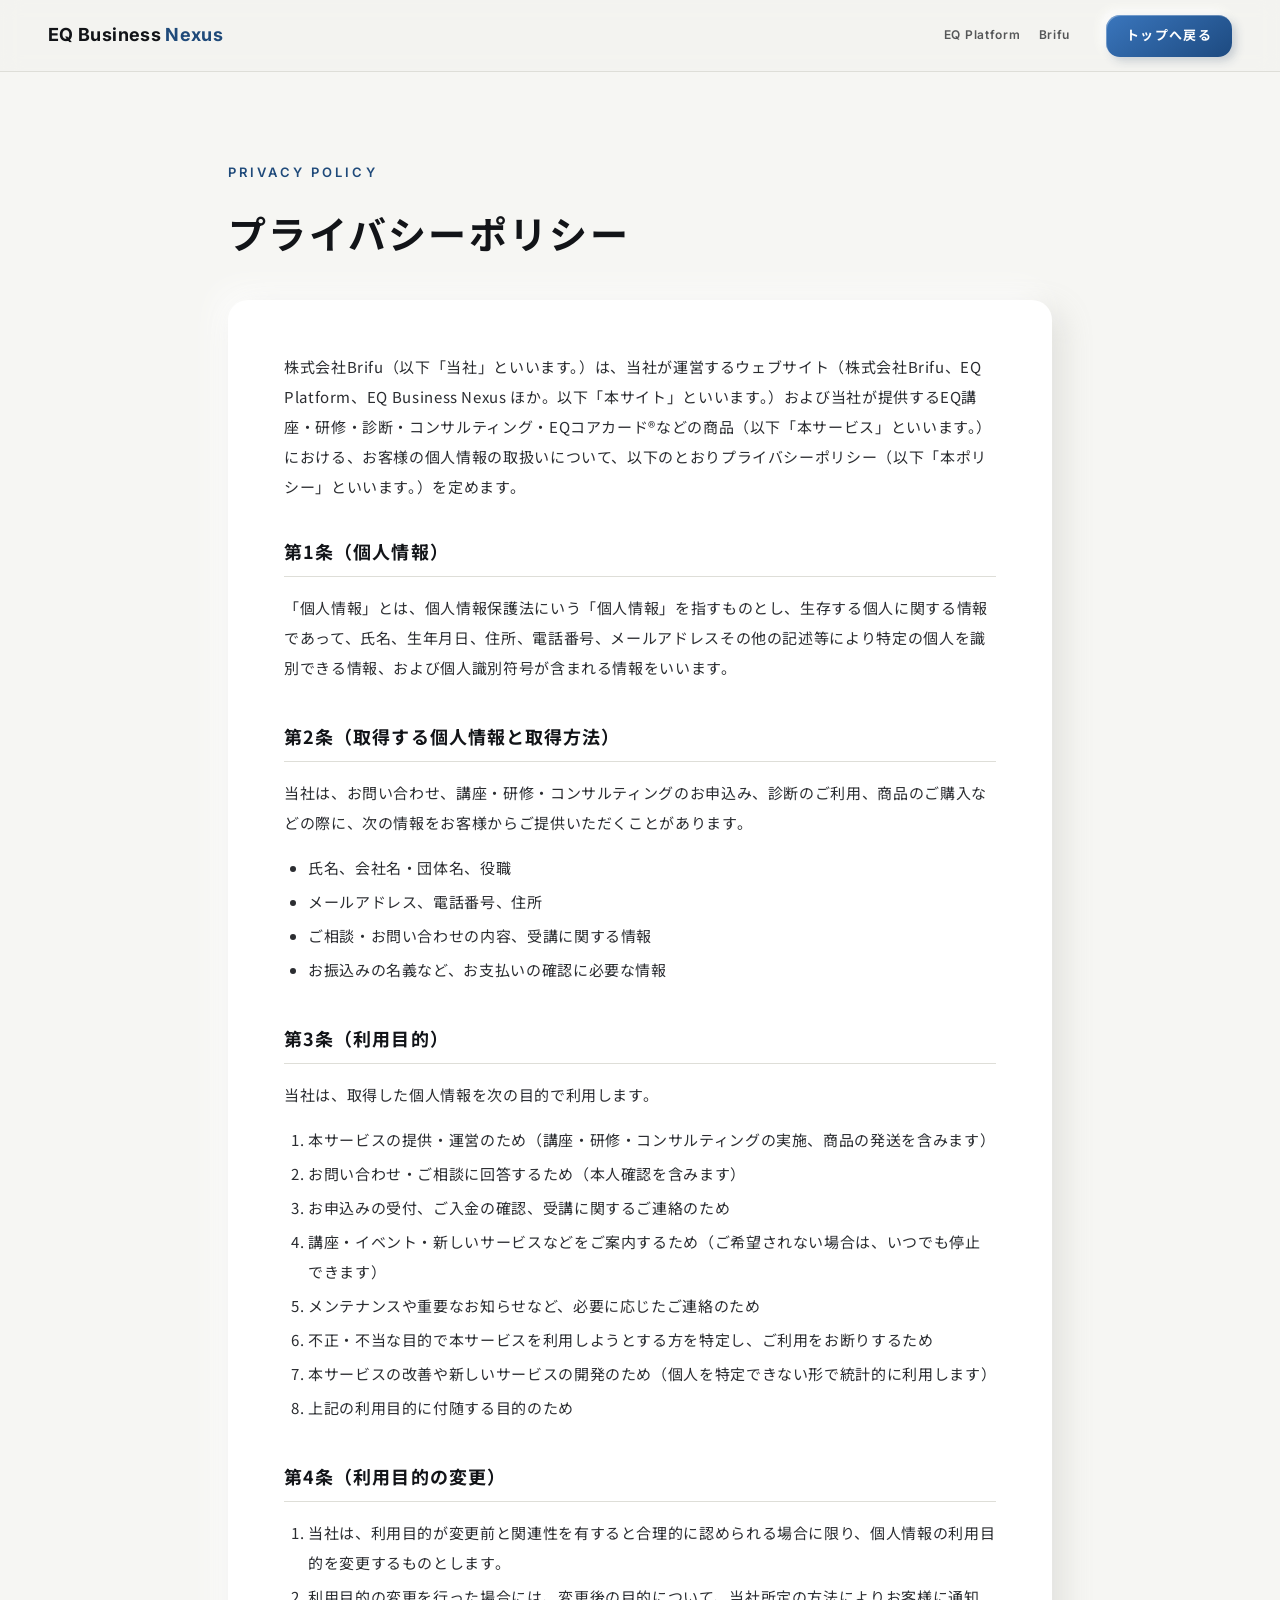
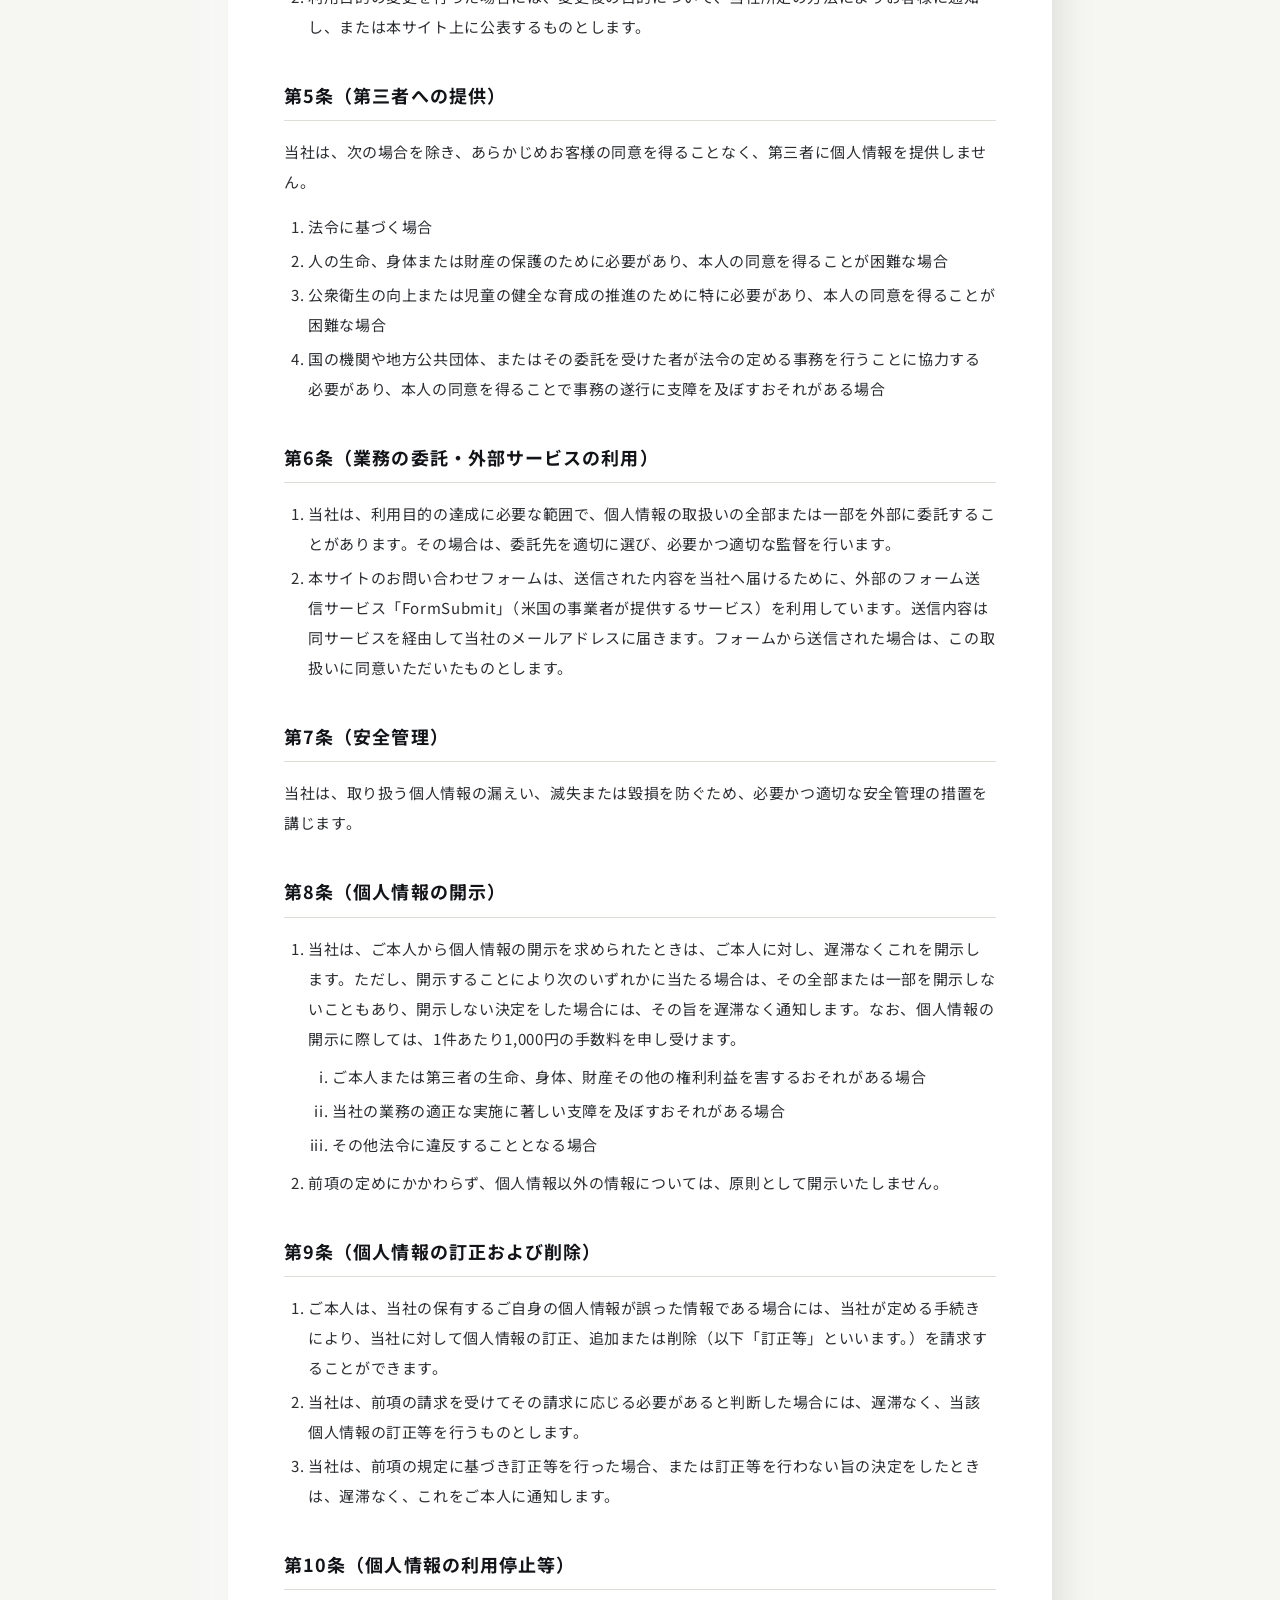
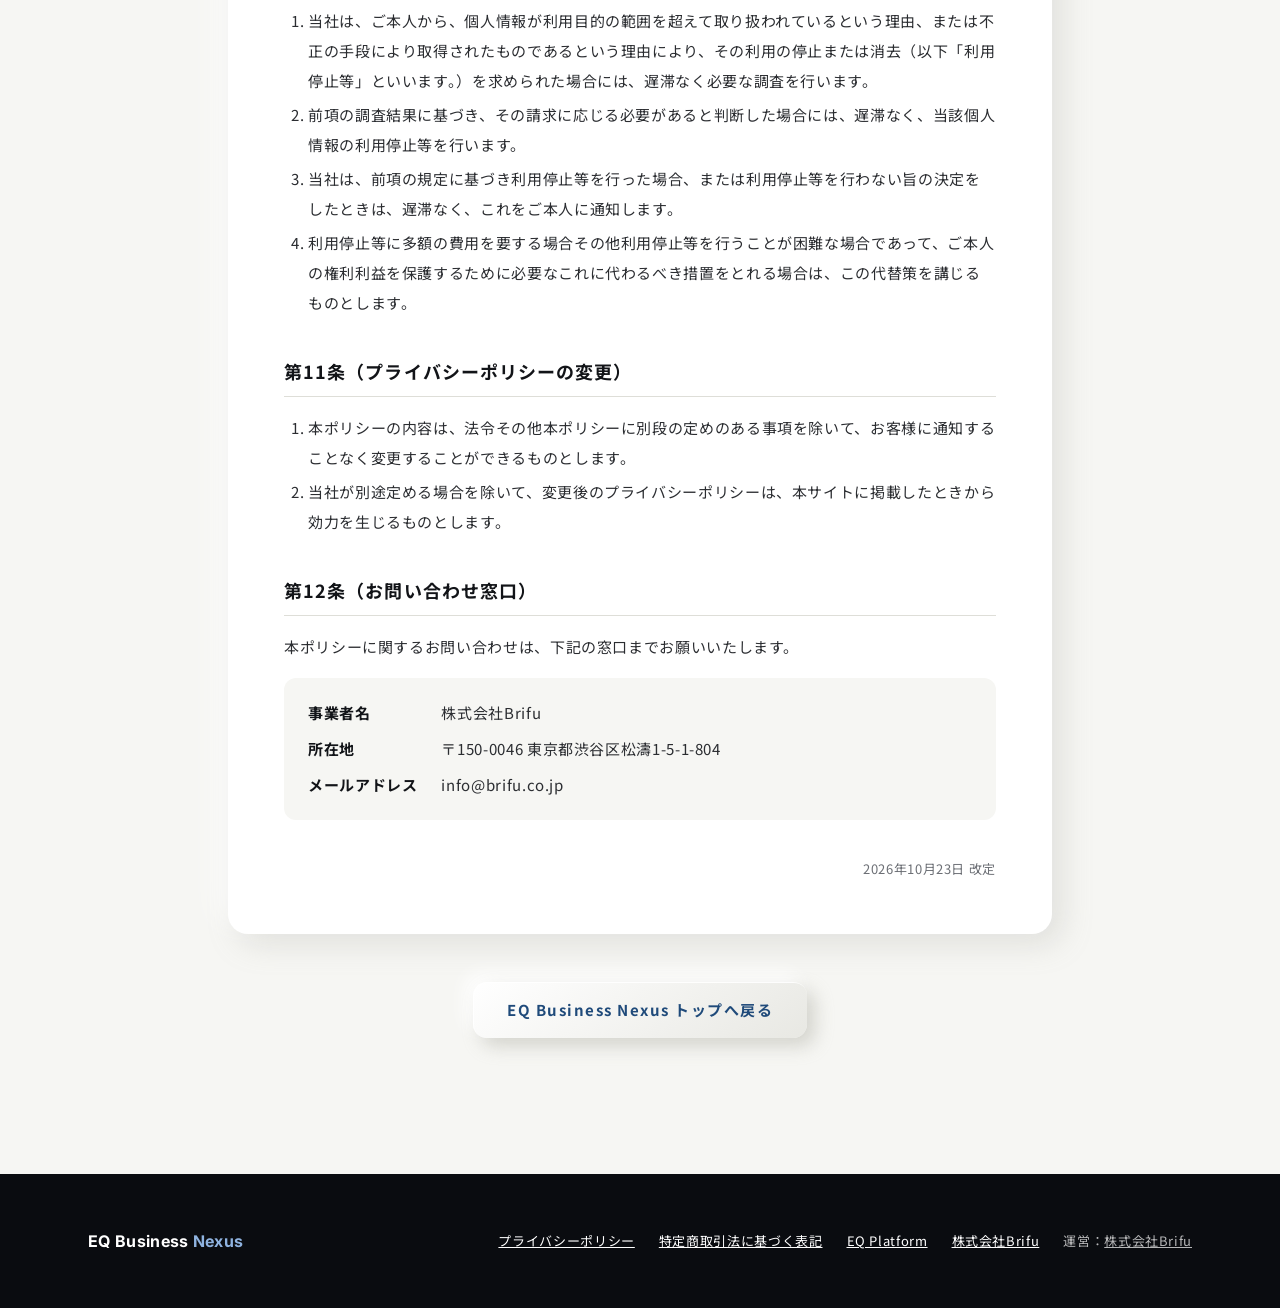
<file: privacy.html>
<!doctype html>
<html lang="ja">
<head>
<meta charset="utf-8">
<meta name="viewport" content="width=device-width, initial-scale=1">
<title>プライバシーポリシー｜EQ Business Nexus（株式会社Brifu）</title>
<meta name="description" content="株式会社Brifu（EQ Business Nexus）のプライバシーポリシー。個人情報の取得・利用目的・管理についてご説明します。">
<link rel="preconnect" href="https://fonts.googleapis.com">
<link rel="preconnect" href="https://fonts.gstatic.com" crossorigin>
<link href="https://fonts.googleapis.com/css2?family=Inter:wght@400;500;600;700;800&family=Noto+Sans+JP:wght@400;500;700&display=swap" rel="stylesheet">
<link rel="stylesheet" href="css/style.css">
</head>
<body class="legal-page theme-light">

<header class="site-header is-solid legal-header">
  <div class="header-inner">
    <a class="logo" href="index.html">EQ Business <span>Nexus</span></a>
    <nav class="ext-nav" aria-label="関連サイト">
      <a href="https://abiertoworks-boop.github.io/eq-platform/" target="_blank" rel="noopener">EQ Platform</a>
      <a href="https://abiertoworks-boop.github.io/brifu-site/" target="_blank" rel="noopener">Brifu</a>
    </nav>
    <a class="btn btn-primary btn-sm" href="index.html">トップへ戻る</a>
  </div>
</header>

<main class="legal-main" data-theme="light">
  <div class="wrap legal-wrap">
    <p class="label">Privacy Policy</p>
    <h1 class="legal-title">プライバシーポリシー</h1>
      <div class="legal">
        <p class="legal-lead">株式会社Brifu（以下「当社」といいます。）は、当社が運営するウェブサイト（株式会社Brifu、EQ Platform、EQ Business Nexus ほか。以下「本サイト」といいます。）および当社が提供するEQ講座・研修・診断・コンサルティング・EQコアカード®などの商品（以下「本サービス」といいます。）における、お客様の個人情報の取扱いについて、以下のとおりプライバシーポリシー（以下「本ポリシー」といいます。）を定めます。</p>

        <section class="legal-sec">
          <h2>第1条（個人情報）</h2>
          <p>「個人情報」とは、個人情報保護法にいう「個人情報」を指すものとし、生存する個人に関する情報であって、氏名、生年月日、住所、電話番号、メールアドレスその他の記述等により特定の個人を識別できる情報、および個人識別符号が含まれる情報をいいます。</p>
        </section>

        <section class="legal-sec">
          <h2>第2条（取得する個人情報と取得方法）</h2>
          <p>当社は、お問い合わせ、講座・研修・コンサルティングのお申込み、診断のご利用、商品のご購入などの際に、次の情報をお客様からご提供いただくことがあります。</p>
          <ul>
            <li>氏名、会社名・団体名、役職</li>
            <li>メールアドレス、電話番号、住所</li>
            <li>ご相談・お問い合わせの内容、受講に関する情報</li>
            <li>お振込みの名義など、お支払いの確認に必要な情報</li>
          </ul>
        </section>

        <section class="legal-sec">
          <h2>第3条（利用目的）</h2>
          <p>当社は、取得した個人情報を次の目的で利用します。</p>
          <ol>
            <li>本サービスの提供・運営のため（講座・研修・コンサルティングの実施、商品の発送を含みます）</li>
            <li>お問い合わせ・ご相談に回答するため（本人確認を含みます）</li>
            <li>お申込みの受付、ご入金の確認、受講に関するご連絡のため</li>
            <li>講座・イベント・新しいサービスなどをご案内するため（ご希望されない場合は、いつでも停止できます）</li>
            <li>メンテナンスや重要なお知らせなど、必要に応じたご連絡のため</li>
            <li>不正・不当な目的で本サービスを利用しようとする方を特定し、ご利用をお断りするため</li>
            <li>本サービスの改善や新しいサービスの開発のため（個人を特定できない形で統計的に利用します）</li>
            <li>上記の利用目的に付随する目的のため</li>
          </ol>
        </section>

        <section class="legal-sec">
          <h2>第4条（利用目的の変更）</h2>
          <ol>
            <li>当社は、利用目的が変更前と関連性を有すると合理的に認められる場合に限り、個人情報の利用目的を変更するものとします。</li>
            <li>利用目的の変更を行った場合には、変更後の目的について、当社所定の方法によりお客様に通知し、または本サイト上に公表するものとします。</li>
          </ol>
        </section>

        <section class="legal-sec">
          <h2>第5条（第三者への提供）</h2>
          <p>当社は、次の場合を除き、あらかじめお客様の同意を得ることなく、第三者に個人情報を提供しません。</p>
          <ol>
            <li>法令に基づく場合</li>
            <li>人の生命、身体または財産の保護のために必要があり、本人の同意を得ることが困難な場合</li>
            <li>公衆衛生の向上または児童の健全な育成の推進のために特に必要があり、本人の同意を得ることが困難な場合</li>
            <li>国の機関や地方公共団体、またはその委託を受けた者が法令の定める事務を行うことに協力する必要があり、本人の同意を得ることで事務の遂行に支障を及ぼすおそれがある場合</li>
          </ol>
        </section>

        <section class="legal-sec">
          <h2>第6条（業務の委託・外部サービスの利用）</h2>
          <ol>
            <li>当社は、利用目的の達成に必要な範囲で、個人情報の取扱いの全部または一部を外部に委託することがあります。その場合は、委託先を適切に選び、必要かつ適切な監督を行います。</li>
            <li>本サイトのお問い合わせフォームは、送信された内容を当社へ届けるために、外部のフォーム送信サービス「FormSubmit」（米国の事業者が提供するサービス）を利用しています。送信内容は同サービスを経由して当社のメールアドレスに届きます。フォームから送信された場合は、この取扱いに同意いただいたものとします。</li>
          </ol>
        </section>

        <section class="legal-sec">
          <h2>第7条（安全管理）</h2>
          <p>当社は、取り扱う個人情報の漏えい、滅失または毀損を防ぐため、必要かつ適切な安全管理の措置を講じます。</p>
        </section>

        <section class="legal-sec">
          <h2>第8条（個人情報の開示）</h2>
          <ol>
            <li>当社は、ご本人から個人情報の開示を求められたときは、ご本人に対し、遅滞なくこれを開示します。ただし、開示することにより次のいずれかに当たる場合は、その全部または一部を開示しないこともあり、開示しない決定をした場合には、その旨を遅滞なく通知します。なお、個人情報の開示に際しては、1件あたり1,000円の手数料を申し受けます。
              <ol>
                <li>ご本人または第三者の生命、身体、財産その他の権利利益を害するおそれがある場合</li>
                <li>当社の業務の適正な実施に著しい支障を及ぼすおそれがある場合</li>
                <li>その他法令に違反することとなる場合</li>
              </ol>
            </li>
            <li>前項の定めにかかわらず、個人情報以外の情報については、原則として開示いたしません。</li>
          </ol>
        </section>

        <section class="legal-sec">
          <h2>第9条（個人情報の訂正および削除）</h2>
          <ol>
            <li>ご本人は、当社の保有するご自身の個人情報が誤った情報である場合には、当社が定める手続きにより、当社に対して個人情報の訂正、追加または削除（以下「訂正等」といいます。）を請求することができます。</li>
            <li>当社は、前項の請求を受けてその請求に応じる必要があると判断した場合には、遅滞なく、当該個人情報の訂正等を行うものとします。</li>
            <li>当社は、前項の規定に基づき訂正等を行った場合、または訂正等を行わない旨の決定をしたときは、遅滞なく、これをご本人に通知します。</li>
          </ol>
        </section>

        <section class="legal-sec">
          <h2>第10条（個人情報の利用停止等）</h2>
          <ol>
            <li>当社は、ご本人から、個人情報が利用目的の範囲を超えて取り扱われているという理由、または不正の手段により取得されたものであるという理由により、その利用の停止または消去（以下「利用停止等」といいます。）を求められた場合には、遅滞なく必要な調査を行います。</li>
            <li>前項の調査結果に基づき、その請求に応じる必要があると判断した場合には、遅滞なく、当該個人情報の利用停止等を行います。</li>
            <li>当社は、前項の規定に基づき利用停止等を行った場合、または利用停止等を行わない旨の決定をしたときは、遅滞なく、これをご本人に通知します。</li>
            <li>利用停止等に多額の費用を要する場合その他利用停止等を行うことが困難な場合であって、ご本人の権利利益を保護するために必要なこれに代わるべき措置をとれる場合は、この代替策を講じるものとします。</li>
          </ol>
        </section>

        <section class="legal-sec">
          <h2>第11条（プライバシーポリシーの変更）</h2>
          <ol>
            <li>本ポリシーの内容は、法令その他本ポリシーに別段の定めのある事項を除いて、お客様に通知することなく変更することができるものとします。</li>
            <li>当社が別途定める場合を除いて、変更後のプライバシーポリシーは、本サイトに掲載したときから効力を生じるものとします。</li>
          </ol>
        </section>

        <section class="legal-sec">
          <h2>第12条（お問い合わせ窓口）</h2>
          <p>本ポリシーに関するお問い合わせは、下記の窓口までお願いいたします。</p>
          <dl class="legal-contact">
            <dt>事業者名</dt><dd>株式会社Brifu</dd>
            <dt>所在地</dt><dd>〒150-0046 東京都渋谷区松濤1-5-1-804</dd>
            <dt>メールアドレス</dt><dd>info@brifu.co.jp</dd>
          </dl>
        </section>

        <p class="legal-date">2026年10月23日 改定</p>
      </div>
    <p class="legal-back"><a class="btn btn-outline" href="index.html">EQ Business Nexus トップへ戻る</a></p>
  </div>
</main>

<footer class="site-footer" data-theme="dark">
  <div class="wrap footer-inner">
    <p class="logo">EQ Business <span>Nexus</span></p>
    <ul class="footer-links">
      <li><a href="privacy.html">プライバシーポリシー</a></li>
      <li><a href="tokushoho.html">特定商取引法に基づく表記</a></li>
      <li><a href="https://abiertoworks-boop.github.io/eq-platform/" target="_blank" rel="noopener">EQ Platform</a></li>
      <li><a href="https://abiertoworks-boop.github.io/brifu-site/" target="_blank" rel="noopener">株式会社Brifu</a></li>
    </ul>
    <p class="copy">運営：<a href="https://abiertoworks-boop.github.io/brifu-site/" target="_blank" rel="noopener">株式会社Brifu</a></p>
  </div>
</footer>

</body>
</html>
</file>
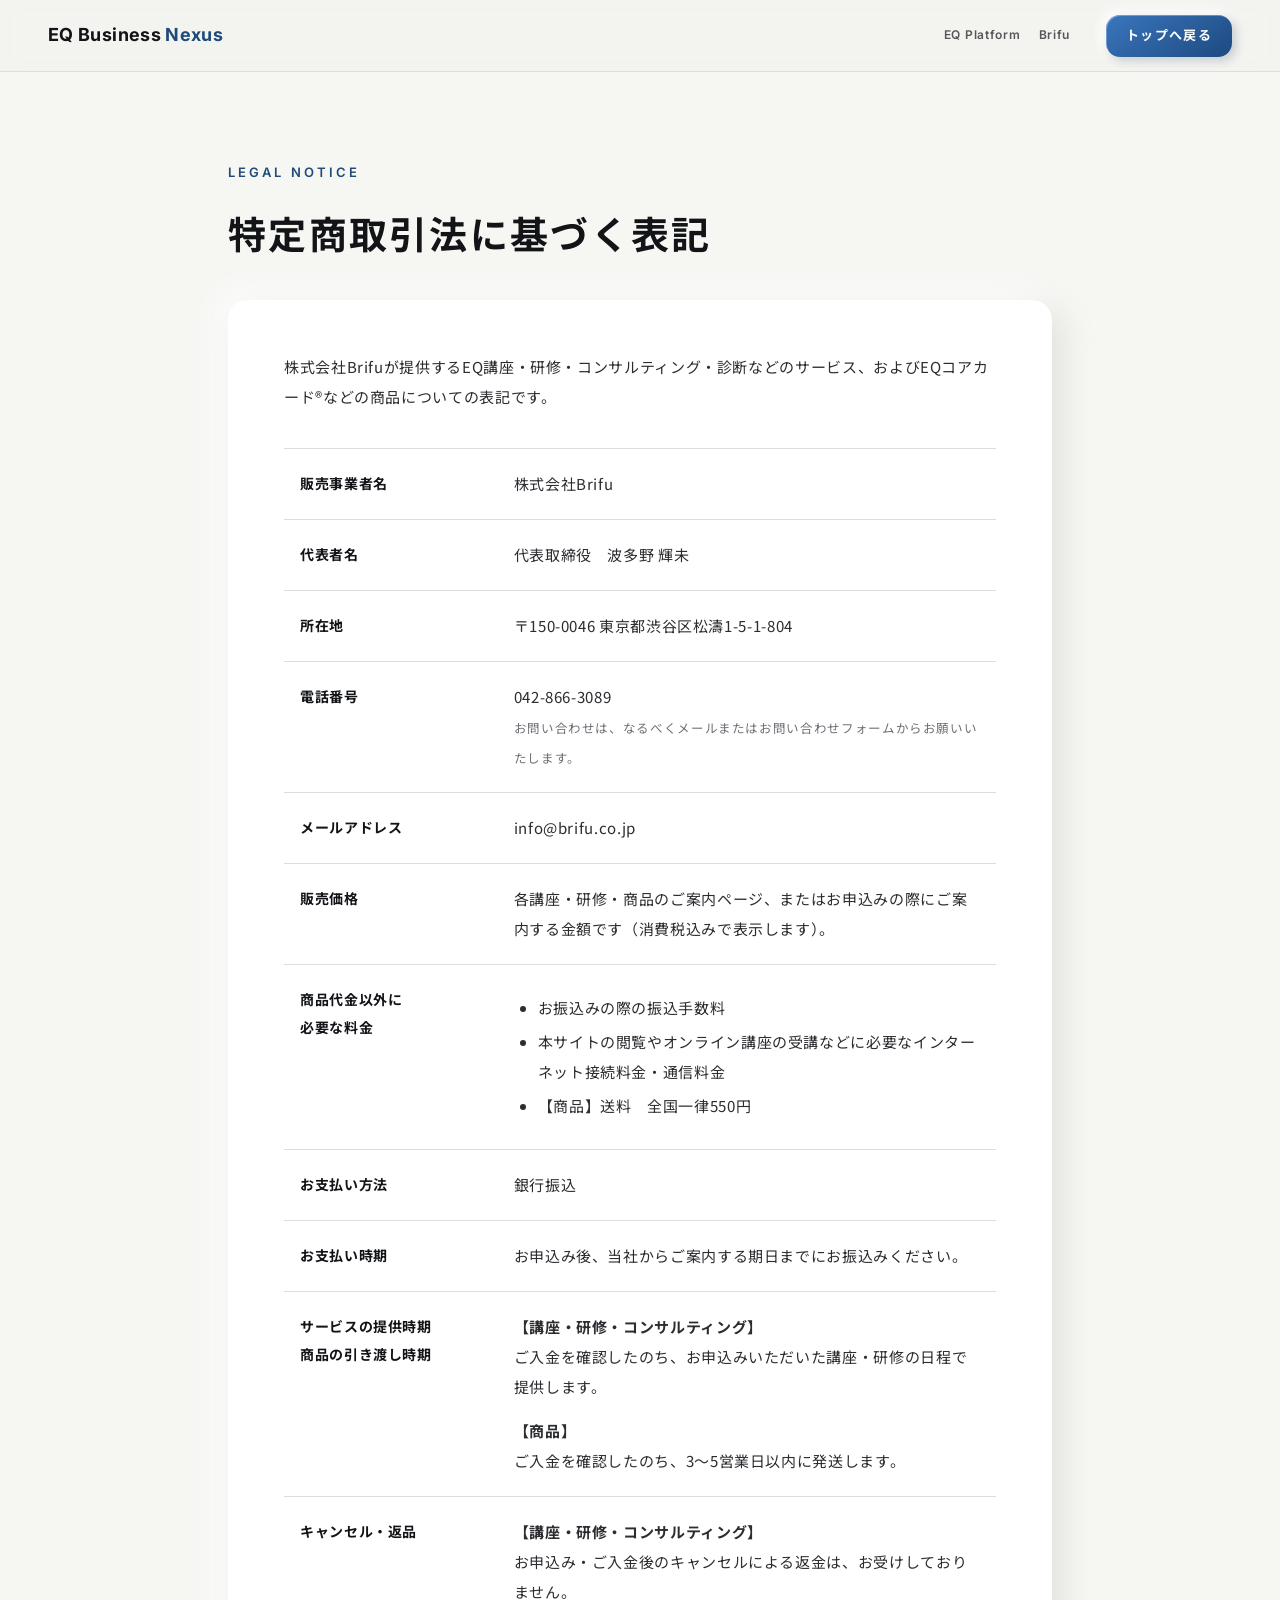
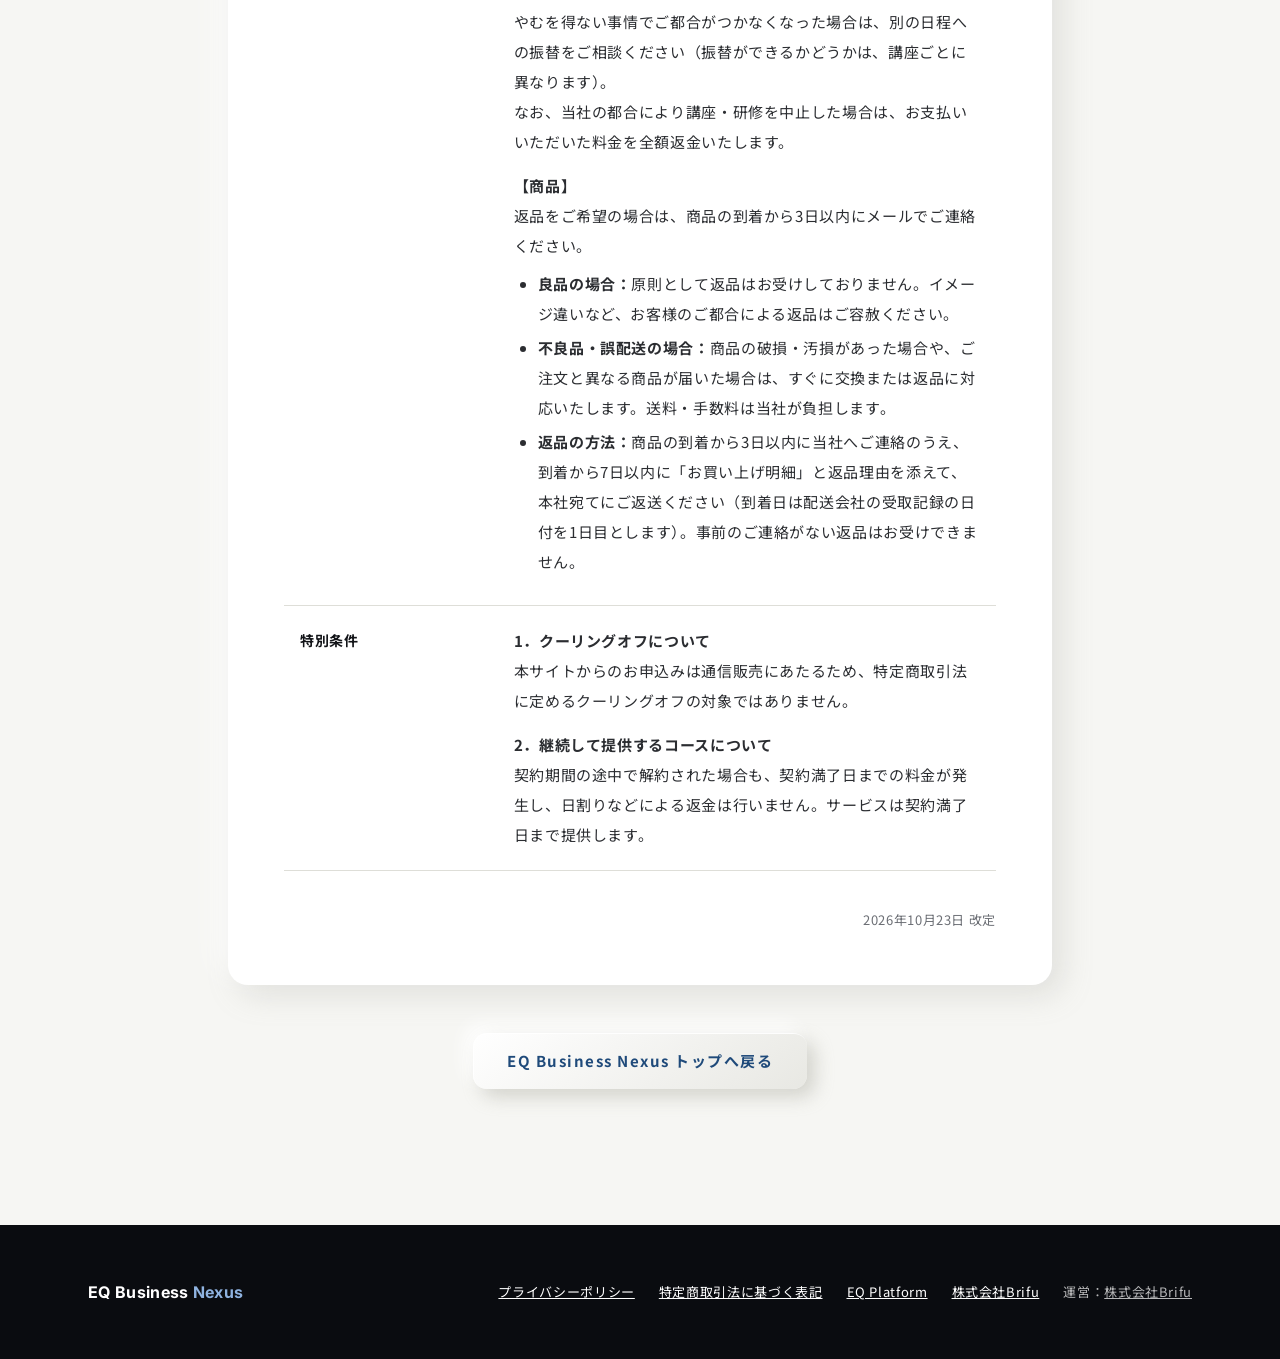
<file: tokushoho.html>
<!doctype html>
<html lang="ja">
<head>
<meta charset="utf-8">
<meta name="viewport" content="width=device-width, initial-scale=1">
<title>特定商取引法に基づく表記｜EQ Business Nexus（株式会社Brifu）</title>
<meta name="description" content="株式会社Brifu（EQ Business Nexus）の特定商取引法に基づく表記。販売価格、お支払い方法、キャンセル・返品についてご案内します。">
<link rel="preconnect" href="https://fonts.googleapis.com">
<link rel="preconnect" href="https://fonts.gstatic.com" crossorigin>
<link href="https://fonts.googleapis.com/css2?family=Inter:wght@400;500;600;700;800&family=Noto+Sans+JP:wght@400;500;700&display=swap" rel="stylesheet">
<link rel="stylesheet" href="css/style.css">
</head>
<body class="legal-page theme-light">

<header class="site-header is-solid legal-header">
  <div class="header-inner">
    <a class="logo" href="index.html">EQ Business <span>Nexus</span></a>
    <nav class="ext-nav" aria-label="関連サイト">
      <a href="https://abiertoworks-boop.github.io/eq-platform/" target="_blank" rel="noopener">EQ Platform</a>
      <a href="https://abiertoworks-boop.github.io/brifu-site/" target="_blank" rel="noopener">Brifu</a>
    </nav>
    <a class="btn btn-primary btn-sm" href="index.html">トップへ戻る</a>
  </div>
</header>

<main class="legal-main" data-theme="light">
  <div class="wrap legal-wrap">
    <p class="label">Legal Notice</p>
    <h1 class="legal-title">特定商取引法に基づく表記</h1>
      <div class="legal">
        <p class="legal-lead">株式会社Brifuが提供するEQ講座・研修・コンサルティング・診断などのサービス、およびEQコアカード®などの商品についての表記です。</p>
        <table class="legal-table">
          <tbody>
            <tr><th>販売事業者名</th><td>株式会社Brifu</td></tr>
            <tr><th>代表者名</th><td>代表取締役　波多野 輝未</td></tr>
            <tr><th>所在地</th><td>〒150-0046 東京都渋谷区松濤1-5-1-804</td></tr>
            <tr><th>電話番号</th><td>042-866-3089<br><small>お問い合わせは、なるべくメールまたはお問い合わせフォームからお願いいたします。</small></td></tr>
            <tr><th>メールアドレス</th><td>info@brifu.co.jp</td></tr>
            <tr><th>販売価格</th><td>各講座・研修・商品のご案内ページ、またはお申込みの際にご案内する金額です（消費税込みで表示します）。</td></tr>
            <tr><th>商品代金以外に<br>必要な料金</th><td>
              <ul>
                <li>お振込みの際の振込手数料</li>
                <li>本サイトの閲覧やオンライン講座の受講などに必要なインターネット接続料金・通信料金</li>
                <li>【商品】送料　全国一律550円</li>
              </ul>
            </td></tr>
            <tr><th>お支払い方法</th><td>銀行振込</td></tr>
            <tr><th>お支払い時期</th><td>お申込み後、当社からご案内する期日までにお振込みください。</td></tr>
            <tr><th>サービスの提供時期<br>商品の引き渡し時期</th><td>
              <p><b>【講座・研修・コンサルティング】</b><br>ご入金を確認したのち、お申込みいただいた講座・研修の日程で提供します。</p>
              <p><b>【商品】</b><br>ご入金を確認したのち、3〜5営業日以内に発送します。</p>
            </td></tr>
            <tr><th>キャンセル・返品</th><td>
              <p><b>【講座・研修・コンサルティング】</b><br>お申込み・ご入金後のキャンセルによる返金は、お受けしておりません。<br>やむを得ない事情でご都合がつかなくなった場合は、別の日程への振替をご相談ください（振替ができるかどうかは、講座ごとに異なります）。<br>なお、当社の都合により講座・研修を中止した場合は、お支払いいただいた料金を全額返金いたします。</p>
              <p><b>【商品】</b><br>返品をご希望の場合は、商品の到着から3日以内にメールでご連絡ください。</p>
              <ul>
                <li><b>良品の場合：</b>原則として返品はお受けしておりません。イメージ違いなど、お客様のご都合による返品はご容赦ください。</li>
                <li><b>不良品・誤配送の場合：</b>商品の破損・汚損があった場合や、ご注文と異なる商品が届いた場合は、すぐに交換または返品に対応いたします。送料・手数料は当社が負担します。</li>
                <li><b>返品の方法：</b>商品の到着から3日以内に当社へご連絡のうえ、到着から7日以内に「お買い上げ明細」と返品理由を添えて、本社宛てにご返送ください（到着日は配送会社の受取記録の日付を1日目とします）。事前のご連絡がない返品はお受けできません。</li>
              </ul>
            </td></tr>
            <tr><th>特別条件</th><td>
              <p><b>1．クーリングオフについて</b><br>本サイトからのお申込みは通信販売にあたるため、特定商取引法に定めるクーリングオフの対象ではありません。</p>
              <p><b>2．継続して提供するコースについて</b><br>契約期間の途中で解約された場合も、契約満了日までの料金が発生し、日割りなどによる返金は行いません。サービスは契約満了日まで提供します。</p>
            </td></tr>
          </tbody>
        </table>
        <p class="legal-date">2026年10月23日 改定</p>
      </div>
    <p class="legal-back"><a class="btn btn-outline" href="index.html">EQ Business Nexus トップへ戻る</a></p>
  </div>
</main>

<footer class="site-footer" data-theme="dark">
  <div class="wrap footer-inner">
    <p class="logo">EQ Business <span>Nexus</span></p>
    <ul class="footer-links">
      <li><a href="privacy.html">プライバシーポリシー</a></li>
      <li><a href="tokushoho.html">特定商取引法に基づく表記</a></li>
      <li><a href="https://abiertoworks-boop.github.io/eq-platform/" target="_blank" rel="noopener">EQ Platform</a></li>
      <li><a href="https://abiertoworks-boop.github.io/brifu-site/" target="_blank" rel="noopener">株式会社Brifu</a></li>
    </ul>
    <p class="copy">運営：<a href="https://abiertoworks-boop.github.io/brifu-site/" target="_blank" rel="noopener">株式会社Brifu</a></p>
  </div>
</footer>

</body>
</html>
</file>
<file: css/style.css>
/* EQ Business Nexus LP
   色・余白はここのトークンだけを変える。
   装飾の禁じ手：色の帯・線だけの飾り・矢印記号・チェック記号・丸バッジ・枠つきピルは使わない（意味は余白・文字の大小・細い罫線、強調は動きで出す） */
:root {
  --night: #0a0c10;
  --night-2: #12151b;
  --paper: #f6f6f3;
  --white: #ffffff;
  --ink: #121418;
  --text: #2b2d31;
  --muted: #6c6f75;
  --on-dark: #ffffff;
  --on-dark-2: rgba(255,255,255,.74);
  --on-dark-3: rgba(255,255,255,.5);
  --accent: #1f4a7a;        /* 深いネイビー：明るい地のボタン・番号・英字ラベル */
  --accent-dark: #163a61;
  --accent-light: #8fb3e0;  /* 暗い地の上で使うアクセント */
  --rule-dark: rgba(255,255,255,.12);
  --rule-light: #deded8;

  --sec-y: 180px;
  --gutter: 48px;
  --max: 1200px;
  --header-h: 72px;

  --font-ja: "Noto Sans JP", "Hiragino Sans", "Yu Gothic", sans-serif;
  --font-en: "Inter", "Helvetica Neue", Arial, sans-serif;
  --ease: cubic-bezier(.2,.7,.1,1);
}

*, *::before, *::after { box-sizing: border-box; }
html { scroll-padding-top: var(--header-h); }
html { overflow-anchor: none; overflow-x: clip; }   /* scroll-behavior: smooth は ScrollTrigger のピン留めと衝突して位置が飛ぶので使わない */
body {
  margin: 0;
  background: var(--night);
  color: var(--text);
  font-family: var(--font-ja);
  font-size: 16px;
  line-height: 1.9;
  letter-spacing: .04em;
  -webkit-font-smoothing: antialiased;
  transition: background-color .7s ease;
  overflow-x: clip;   /* hidden だとスマホで横にはみ出した幅が残り、右端が切れる。clip ならスクロールの仕組みも壊さない */
}
img, video { display: block; max-width: 100%; }
a { color: inherit; }
h1, h2, h3 { color: var(--h, var(--ink)); margin: 0; font-weight: 700; line-height: 1.45; letter-spacing: .06em; }
p { margin: 0 0 1em; }
ol, ul { margin: 0; padding: 0; list-style: none; }
figure { margin: 0; }
blockquote { margin: 0; }
.sp { display: none; }
.nw { white-space: nowrap; }

/* 地の色：セクションごとに暗い／明るい。JSが動くときは body の色が切り替わり、セクションは透ける */
[data-theme="dark"]  { --h: var(--on-dark); --rule: var(--rule-dark); --acc: var(--accent-light); color: var(--on-dark-2); background: var(--night); }
[data-theme="light"] { --h: var(--ink); --rule: var(--rule-light); --acc: var(--accent); color: var(--text); background: var(--paper); }
html.theme-on main > [data-theme="dark"] { background: transparent; }
/* すりガラスはセクション本体ではなく背面の層に付ける（本体に付けると、中のピン留め要素の位置がずれて飛ぶ） */
html.theme-on main > [data-theme="light"], html.theme-on .related { background: transparent; position: relative; isolation: isolate; }
html.theme-on main > [data-theme="light"]::before, html.theme-on .related::before { content: ""; position: absolute; inset: 0; z-index: -1; background: rgba(246,246,243,.97); -webkit-backdrop-filter: blur(22px); backdrop-filter: blur(22px); pointer-events: none; }
html.theme-on main > .section-gray::before { background: rgba(236,236,232,.97); }

/* 3DのEQ：画面に固定、内容の後ろ */
.eq3d { position: fixed; inset: 0; width: 100%; height: 100%; z-index: 0; pointer-events: none; opacity: var(--eq-o, 0); }
main, .related, .site-footer { position: relative; z-index: 1; }

.wrap { max-width: var(--max); margin: 0 auto; padding: 0 var(--gutter); }
.narrow { max-width: 900px; }
.center { text-align: center; }
.section { padding: var(--sec-y) 0; }

/* 英字ラベル（線の飾りはつけない） */
.label {
  font-family: var(--font-en);
  font-size: 13px;
  font-weight: 600;
  letter-spacing: .24em;
  text-transform: uppercase;
  color: var(--acc, var(--accent));
  margin-bottom: 20px;
}
h2 { font-size: clamp(28px, 3.4vw, 46px); margin-bottom: 40px; }
h3 { font-size: 20px; }
.sec-head { margin-bottom: 72px; }
.sec-head h2 { margin-bottom: 18px; }
.sec-lead { color: inherit; opacity: .8; margin: 0; }
.h2-sm { font-size: clamp(23px, 2.6vw, 34px); }

/* 巨大な英字見出し */
.mega {
  font-family: var(--font-en); font-weight: 800; text-transform: uppercase;
  font-size: clamp(64px, 12.5vw, 210px); line-height: .86; letter-spacing: -.045em;
  color: var(--h); margin: 0 0 28px -.04em; white-space: nowrap;
}
.mega + .sec-head .label { display: none; }

/* 1文字ずつ立ち上がる見出し（JSが分割） */
.kin .ch { display: inline-block; will-change: transform, opacity; }

/* ボタン（矢印はつけず、動きで反応する） */
.btn {
  display: inline-flex; align-items: center; justify-content: center;
  min-height: 56px; padding: 0 34px;
  font-weight: 700; font-size: 15px; letter-spacing: .08em; text-decoration: none;
  border: 1px solid transparent;
  transition: background .25s, color .25s, border-color .25s, transform .35s var(--ease);
}
.btn:hover { transform: translateY(-2px); }
.btn-sm { min-height: 42px; padding: 0 20px; font-size: 13px; }
.btn-lg { min-height: 64px; padding: 0 40px; font-size: 16px; }
.cta-row { display: flex; flex-wrap: wrap; gap: 14px; margin-top: 36px; }

/* ヘッダー：暗い地では透け、明るい地では白く */
.site-header {
  position: fixed; inset: 0 0 auto; z-index: 50; height: var(--header-h);
  color: #fff; transition: background .5s, color .5s, border-color .5s, transform .5s var(--ease);
  border-bottom: 1px solid transparent;
}
.site-header.is-solid { background: rgba(10,12,16,.72); backdrop-filter: blur(10px); border-color: rgba(255,255,255,.08); }
body.theme-light .site-header.is-solid { background: rgba(243,243,240,.9); color: var(--ink); border-color: var(--rule-light); }
.site-header.is-hidden { transform: translateY(-100%); }
.header-inner { height: 100%; max-width: 1400px; margin: 0 auto; padding: 0 var(--gutter); display: flex; align-items: center; gap: 36px; }
.logo { font-family: var(--font-en); font-weight: 700; font-size: 18px; letter-spacing: .02em; color: inherit; text-decoration: none; margin: 0; }
.logo span { color: var(--accent-light); }
body.theme-light .site-header.is-solid .logo span { color: var(--accent); }
.gnav { display: flex; gap: 30px; margin-left: auto; font-size: 14px; }
.gnav a { text-decoration: none; opacity: .85; transition: opacity .2s; }
.gnav a:hover { opacity: 1; }
.ext-nav { display: flex; gap: 18px; font-size: 12px; font-family: var(--font-en); font-weight: 600; letter-spacing: .06em; }
.ext-nav a { text-decoration: none; opacity: .7; transition: opacity .2s; }
.ext-nav a:hover { opacity: 1; }

/* ---------- 1. HERO ---------- */
.hero { position: relative; height: 100vh; height: 100svh; min-height: 640px; overflow: hidden; color: #fff; background: var(--night); }
.hero-media { position: absolute; inset: 0; }
.hero-video { position: absolute; inset: 0; width: 100%; height: 100%; object-fit: cover; opacity: 0; transition: opacity 1.6s ease; transform: translateZ(0); backface-visibility: hidden; }   /* 拡大の動きはブレの原因になるので付けない */
.hero-video.is-on { opacity: 1; }
.hero::after { content: ""; position: absolute; inset: 0; background: linear-gradient(180deg, rgba(8,10,14,.55) 0%, rgba(8,10,14,.35) 40%, rgba(8,10,14,.85) 100%), linear-gradient(90deg, rgba(8,10,14,.6), rgba(8,10,14,0) 70%); }
.hero-inner { position: relative; z-index: 2; height: 100%; max-width: 1400px; margin: 0 auto; padding: calc(var(--header-h) + 40px) var(--gutter) 64px; display: flex; flex-direction: column; }
.hero-kicker { font-family: var(--font-en); font-size: 13px; font-weight: 600; letter-spacing: .3em; text-transform: uppercase; color: rgba(255,255,255,.8); margin: 0 0 12px; }
.hero-display { display: flex; flex-direction: column; font-family: var(--font-en); font-weight: 800; font-size: clamp(44px, min(9vw, 14vh), 160px); line-height: 1; letter-spacing: -.025em; font-kerning: normal; font-feature-settings: "kern" 1, "case" 1; }
.hd-line { display: block; white-space: nowrap; padding: .04em .06em .12em 0; margin-bottom: -.14em; background: linear-gradient(180deg, #fff 30%, rgba(255,255,255,.55)); -webkit-background-clip: text; background-clip: text; color: transparent; will-change: transform; }
.hd-2 { margin-left: .9em; }
.hd-3 { margin-left: .32em; }
.hero-copy { margin-top: auto; max-width: 760px; }
.hero h1 { color: #fff; font-size: clamp(26px, min(3.5vw, 5.6vh), 52px); line-height: 1.38; letter-spacing: .06em; margin-bottom: 16px; }
.hero-sub { font-size: clamp(15px, 1.3vw, 18px); color: rgba(255,255,255,.86); margin: 0; }
.hero-count { position: absolute; right: var(--gutter); bottom: 64px; margin: 0; font-family: var(--font-en); font-size: 13px; letter-spacing: .2em; color: rgba(255,255,255,.7); }
.hc-now { color: #fff; font-weight: 700; }
.hero-scroll { position: absolute; left: 50%; bottom: 22px; transform: translateX(-50%); margin: 0; font-family: var(--font-en); font-size: 11px; letter-spacing: .3em; text-transform: uppercase; color: rgba(255,255,255,.6); animation: breathe 2.4s ease-in-out infinite; }
@keyframes breathe { 50% { opacity: .25; } }

/* ---------- 2. STATEMENT ---------- */
.statement { position: relative; height: 260vh; }
.statement-pin { position: sticky; top: 0; height: 100vh; height: 100svh; display: grid; place-items: center; text-align: center; padding: 0 var(--gutter); }
.statement-text { max-width: 880px; text-shadow: 0 2px 30px rgba(0,0,0,.6); }
.statement-en { font-family: var(--font-en); font-weight: 700; font-size: clamp(34px, 5vw, 76px); line-height: 1.1; letter-spacing: -.02em; color: #fff; margin-bottom: 20px; }
.statement-ja { font-size: clamp(17px, 1.7vw, 22px); font-weight: 700; color: #fff; letter-spacing: .14em; margin-bottom: 28px; }
.statement-lead { color: var(--on-dark-2); margin: 0; }

/* ---------- 3. ISSUES ---------- */

/* ---------- 4. WHY No.2 ---------- */
.why { padding: var(--sec-y) 0; overflow: hidden; }
.why-pin { overflow-x: auto; scrollbar-width: none; }
.why-pin::-webkit-scrollbar { display: none; }
.why-pin.is-pinned { overflow: hidden; }
.why-track { display: flex; gap: 32px; padding: 0 var(--gutter); width: max-content; }
.why-card { width: clamp(320px, 38vw, 560px); flex: none; }
.why-card figure { aspect-ratio: 16 / 10; overflow: hidden; margin-bottom: 28px; background: #ddd; }
.why-card img { width: 100%; height: 100%; object-fit: cover; transform: scale(1.08); transition: transform 1.2s var(--ease); }
.why-card:hover img { transform: scale(1.02); }
.why-num { display: block; font-family: var(--font-en); font-size: 15px; font-weight: 700; letter-spacing: .14em; color: var(--acc); margin-bottom: 14px; }
.why-card h3 { font-size: clamp(20px, 1.9vw, 26px); margin-bottom: 14px; }
.why-card p { margin: 0; font-size: 15px; max-width: 30em; }
.why-catch { margin: 120px 0 0; text-align: center; font-size: clamp(24px, 3.2vw, 46px); font-weight: 700; line-height: 1.55; color: var(--h); letter-spacing: .06em; }
.why-catch em, .view-catch em { font-style: normal; color: var(--acc); }
.words .ch { display: inline; }

/* ---------- 5. OUR VIEW ---------- */
.view { position: relative; }
.view-bg { position: absolute; inset: 0; z-index: 0; }
.view-bg video { position: sticky; top: 0; width: 100%; height: 100vh; height: 100svh; object-fit: cover; filter: brightness(.3) saturate(.9); }
.view-body { position: relative; z-index: 1; padding: var(--sec-y) 0; }
.view-head { max-width: 900px; min-height: 70vh; }
.view-quote { font-size: clamp(20px, 2.3vw, 32px); font-weight: 500; line-height: 1.75; color: #fff; margin: 0 0 36px; }
.view-catch { margin: 120px 0 0; color: #fff; font-size: clamp(20px, 2.3vw, 32px); font-weight: 700; line-height: 1.75; letter-spacing: .06em; }

/* ---------- 6. PROGRAM 10 ---------- */
.program-sec { padding: var(--sec-y) 0; }

/* ---------- 7. BRIDGE ---------- */
.bridge { padding: 140px 0 var(--sec-y); overflow: hidden; }
.marquee { margin-bottom: 120px; }
.marquee-row { display: flex; width: max-content; white-space: nowrap; font-weight: 800; font-size: clamp(40px, 7vw, 112px); line-height: 1.25; letter-spacing: .02em; animation: marquee 48s linear infinite; }
.marquee-row span { padding-right: .6em; }
.marquee-row:first-child { color: #fff; }
.marquee-row.is-rev { font-family: var(--font-en); letter-spacing: -.02em; color: transparent; -webkit-text-stroke: 1px rgba(255,255,255,.35); animation-direction: reverse; animation-duration: 60s; }
@keyframes marquee { to { transform: translateX(-50%); } }

.parallax { overflow: hidden; }
.parallax img { width: 100%; height: 118%; object-fit: cover; will-change: transform; }

/* ---------- 9. FEATURES ---------- */
.features { padding: var(--sec-y) 0; }
.feature { display: grid; grid-template-columns: 1.15fr 1fr; gap: 88px; align-items: center; }
.feature + .feature { margin-top: 140px; }
.feature.reverse figure { order: 2; }
.feature figure { aspect-ratio: 3 / 2; }
.feature-num { font-family: var(--font-en); font-weight: 800; font-size: clamp(64px, 8vw, 120px); line-height: .9; letter-spacing: -.04em; color: transparent; -webkit-text-stroke: 1px var(--acc); margin-bottom: 18px; }
.feature-en { font-family: var(--font-en); font-size: 13px; font-weight: 600; letter-spacing: .16em; color: var(--on-dark-3); margin-bottom: 14px; }
.feature h3 { font-size: clamp(22px, 2.2vw, 30px); margin-bottom: 20px; }
.feature-body p:not([class]) { margin: 0 0 .8em; }

/* ---------- 10. SERVICES ---------- */
.services { padding: var(--sec-y) 0; }
.svc-grid { display: grid; grid-template-columns: repeat(2, 1fr); gap: 28px; }
.svc { background: var(--white); overflow: hidden; transition: transform .6s var(--ease), box-shadow .6s var(--ease); }
.svc:hover { transform: translateY(-6px); box-shadow: 0 24px 60px rgba(18,20,24,.1); }
.svc figure { aspect-ratio: 16 / 8; overflow: hidden; }
.svc figure img { width: 100%; height: 100%; object-fit: cover; transition: transform 1.2s var(--ease); }
.svc:hover figure img { transform: scale(1.06); }
.svc-body { padding: 36px 44px 36px; }
.svc-key { font-family: var(--font-en); font-weight: 800; font-size: 44px; line-height: 1; color: var(--accent); margin-bottom: 18px; }
.svc h3 { margin-bottom: 14px; }
.svc-body > p { font-size: 15px; margin-bottom: 24px; }
.areas { border-top: 1px solid var(--rule-light); }
.areas li { display: grid; grid-template-columns: 36px 1fr; column-gap: 8px; padding: 16px 0; border-bottom: 1px solid var(--rule-light); }
.area-no { grid-row: span 2; font-family: var(--font-en); font-size: 13px; font-weight: 700; color: var(--accent); line-height: 1.9; }
.areas b { font-size: 15px; color: var(--ink); font-weight: 700; }
.areas small { font-size: 12px; color: var(--muted); line-height: 1.7; }
.areas .is-new b { color: var(--accent); }
.areas small a { color: var(--accent); font-weight: 700; }
.options { display: grid; grid-template-columns: 1fr 1fr; gap: 28px; margin: 28px 0 72px; }
.option { display: grid; grid-template-columns: 42% 1fr; background: var(--white); overflow: hidden; transition: transform .6s var(--ease), box-shadow .6s var(--ease); }
.option:hover { transform: translateY(-6px); box-shadow: 0 24px 60px rgba(18,20,24,.1); }
.option-media { overflow: hidden; min-height: 100%; }
.option-media img { width: 100%; height: 100%; object-fit: cover; transition: transform 1.2s var(--ease); }
.option:hover .option-media img { transform: scale(1.06); }
.option-media.is-card { background: #fff; display: grid; place-items: center; padding: 16px; }
.option-media.is-card img { object-fit: contain; height: auto; }
.option-body { padding: 36px 36px 34px; }
.option-no { font-family: var(--font-en); font-weight: 800; font-size: 32px; line-height: 1; color: var(--accent); margin-bottom: 16px; }
.option h3 { font-size: 18px; margin-bottom: 12px; }
.option p:last-child { margin: 0; font-size: 14px; }

/* ---------- 11. PROCESS（以下は既存の構成） ---------- */
.section-gray { background: #ebebe7; }
.steps { display: grid; grid-template-columns: repeat(4, 1fr); gap: 20px; }
.steps li { background: var(--white); padding: 40px 28px 36px; }
.step-num { display: block; font-family: var(--font-en); font-size: 12px; font-weight: 700; letter-spacing: .18em; color: var(--accent); margin-bottom: 16px; }
.steps h3 { font-size: 18px; margin-bottom: 14px; min-height: 2.9em; }
.steps p { font-size: 14px; color: var(--muted); margin: 0; }
.small-note { font-size: 13px; color: var(--muted); margin: 24px 0 0; }

/* 12. 対象・違い */
.split { display: grid; grid-template-columns: 1.05fr 1fr; gap: 88px; align-items: center; }
.split.reverse .split-media { order: 2; }
.split-media img { width: 100%; aspect-ratio: 4 / 5; object-fit: cover; }
.check-list li { padding: 16px 0; border-bottom: 1px solid var(--rule-light); font-weight: 500; color: var(--ink); font-size: 15px; }
.check-list li:first-child { border-top: 1px solid var(--rule-light); }

/* 14. 最終CTA */
.final-cta { position: relative; color: #fff; text-align: center; padding: 170px 0; overflow: hidden; }
.final-bg { position: absolute; inset: 0; width: 100%; height: 100%; object-fit: cover; }
.final-cta::before { content: ""; position: absolute; inset: 0; z-index: 1; background: rgba(8,12,20,.76); }
.final-cta .wrap { position: relative; z-index: 2; }
.final-cta h2 { color: #fff; font-size: clamp(30px, 4vw, 54px); }
.final-cta p { color: rgba(255,255,255,.85); }
.cta-boxes { display: grid; grid-template-columns: 1fr 1fr; gap: 24px; max-width: 900px; margin: 56px auto 0; }
.cta-box { padding: 36px 24px; border: 1px solid rgba(255,255,255,.25); background: rgba(255,255,255,.04); }
.cta-box p { font-weight: 500; color: #fff; margin-bottom: 20px; }
.cta-box .btn { width: 100%; }
.cta-sub { margin: 32px 0 0; font-size: 14px; }
.cta-sub a { color: #fff; }

/* 15. 関連サイト・フッター */
.related { padding: 120px 0; background: var(--paper); }
.related h2 { margin-bottom: 32px; }
.related-grid { display: grid; grid-template-columns: 1fr 1fr; gap: 24px; }
.related-card { display: flex; flex-direction: column; gap: 10px; padding: 40px 44px; background: var(--white); text-decoration: none; transition: transform .6s var(--ease), box-shadow .6s var(--ease); }
.related-card:hover { transform: translateY(-6px); box-shadow: 0 24px 60px rgba(18,20,24,.1); }
.related-en { font-family: var(--font-en); font-size: 26px; font-weight: 800; letter-spacing: -.01em; color: var(--accent); }
.related-card b { color: var(--ink); font-size: 16px; line-height: 1.6; }
.related-card small { color: var(--muted); font-size: 13px; }
.related-go { margin-top: 10px; font-weight: 700; font-size: 14px; color: var(--ink); text-decoration: underline; text-underline-offset: 5px; }
.site-footer { background: var(--night); color: rgba(255,255,255,.7); padding: 52px 0; font-size: 13px; }
.footer-inner { display: flex; justify-content: space-between; align-items: center; gap: 24px; }
.site-footer .logo { color: #fff; font-size: 16px; }
.footer-links { display: flex; gap: 24px; margin-left: auto; }
.footer-links a { color: #fff; }
.site-footer .copy { margin: 0; }

/* スマホ固定CTA */
.sticky-cta { display: none; }

/* 表示アニメーション（JSがないときは最初から見せる） */
.js .reveal { opacity: 0; transform: translateY(28px); transition: opacity 1s ease, transform 1s var(--ease); }
.js .reveal.is-in { opacity: 1; transform: none; }

/* 撮影用・動きを減らす設定 */
.capture .reveal { opacity: 1 !important; transform: none !important; }
.capture .eq3d { display: none; }
.capture .statement { height: 100vh; }
.capture .hero { height: 900px; }
.capture .hero-video { transition: none; }
@media (prefers-reduced-motion: reduce) {
  .js .reveal { opacity: 1; transform: none; transition: none; }
  .marquee-row, .trio-link i, .hero-scroll { animation: none; }
  .statement { height: auto; }
  .statement-pin { position: relative; height: auto; padding: 160px var(--gutter); }
}

/* ---------- タブレット・スマホ ---------- */
@media (max-width: 1080px) {
  .gnav { display: none; }
  .ext-nav { margin-left: auto; }
  .steps { grid-template-columns: repeat(2, 1fr); }
}
@media (max-width: 900px) {
  :root { --sec-y: 104px; --gutter: 20px; --header-h: 60px; }
  body { font-size: 15px; }
  .pc { display: none; }
  .sp { display: inline; }
  .sec-head { margin-bottom: 44px; }
  .mega { font-size: clamp(52px, 17vw, 120px); margin-bottom: 20px; }

  .hero-inner { padding-bottom: 56px; }
  .hero-display { font-size: clamp(42px, 12.6vw, 96px); margin-top: 8px; }
  .hd-2 { margin-left: .5em; }
  .hd-3 { margin-left: 0; }
  .hero h1 { font-size: clamp(26px, 7.4vw, 36px); }
  .hero-count { bottom: auto; top: calc(var(--header-h) + 40px); }
  .hero-scroll { display: none; }
  .cta-row { flex-direction: column; }
  .cta-row .btn { width: 100%; }
  .btn { padding: 0 20px; }

  .statement { height: 190vh; }
  .feature, .split { grid-template-columns: 1fr; gap: 40px; }

  .why-pin { overflow-x: auto; scroll-snap-type: x mandatory; scroll-padding-left: var(--gutter); -webkit-overflow-scrolling: touch; scrollbar-width: none; }
  .why-pin::-webkit-scrollbar { display: none; }
  .why-track { gap: 16px; }
  .why-card { width: 82vw; scroll-snap-align: start; }
  .why-catch { margin-top: 72px; text-align: left; }

  .view-head { min-height: 0; }
  .view-quote br, .view-catch br { display: none; }
  .view-catch { margin-top: 72px; }

  .marquee { margin-bottom: 72px; }
  .bridge-body { text-align: left; }
  .feature + .feature { margin-top: 88px; }
  .feature.reverse figure, .split.reverse .split-media { order: 0; }
  .svc-grid, .options, .cta-boxes, .related-grid { grid-template-columns: 1fr; gap: 16px; }
  .svc-body { padding: 28px 24px; }
  .option { grid-template-columns: 1fr; }
  .option-media { aspect-ratio: 16 / 9; min-height: 0; }
  .option-media.is-card { aspect-ratio: auto; }
  .option-media.is-card img { max-height: 300px; width: auto; }
  .option-body { padding: 28px 24px; }
  .split-media img { aspect-ratio: 3 / 2; }
  .final-cta { padding: 112px 0; }
  .final-cta p br { display: none; }
  .related { padding: 80px 0; }
  .related-card { padding: 28px 24px; }
  .footer-inner { flex-direction: column; align-items: flex-start; }
  .footer-links { margin-left: 0; }
  .site-footer { padding-bottom: 104px; }
  .sticky-cta {
    display: block; position: fixed; inset: auto 0 0; z-index: 60;
    padding: 10px 16px calc(10px + env(safe-area-inset-bottom));
    background: rgba(255,255,255,.96); border-top: 1px solid var(--rule-light);
    transform: translateY(110%); transition: transform .3s ease;
  }
  .sticky-cta.is-shown { transform: none; }
  .sticky-cta .btn { width: 100%; min-height: 52px; }
}
@media (max-width: 560px) {
  .steps { grid-template-columns: 1fr; }
  .steps h3 { min-height: 0; }
  .steps h3 br { display: none; }
  .ext-nav { display: none; }
  .header-inner { gap: 10px; justify-content: space-between; }
  .logo { font-size: 15px; white-space: nowrap; }
  .header-inner .btn-sm { padding: 0 14px; white-space: nowrap; }
}

/* ===== 2026-10-21 追加：No.2の橋渡し・丸いアイコン・描かれるアイコン・人とビジネス ===== */
.issues-note { margin: 28px 0 0; color: var(--on-dark-2); font-size: 15px; }

/* Our View：3枚のカード。真ん中の No.2 が少し浮き、左右へ光が行き来する */
.trio { display: grid; grid-template-columns: 1fr 72px 1.15fr 72px 1fr; align-items: center; margin: 120px 0 128px; }
.trio-card { background: rgba(255,255,255,.04); border: 1px solid rgba(255,255,255,.12); -webkit-backdrop-filter: blur(6px); backdrop-filter: blur(6px); padding: 0 0 28px; text-align: center; overflow: hidden; transition: transform .6s var(--ease), border-color .6s; }
.trio-card figure { aspect-ratio: 4 / 3; overflow: hidden; margin-bottom: 22px; }
.trio-card img { width: 100%; height: 100%; object-fit: cover; transition: transform 1.2s var(--ease); }
.trio-card:hover img { transform: scale(1.05); }
.trio-en { font-family: var(--font-en); font-weight: 800; font-size: clamp(30px, 3.2vw, 48px); line-height: 1; letter-spacing: -.03em; color: #fff; margin: 0 0 8px; }
.trio-card h3 { font-size: 15px; letter-spacing: .2em; color: var(--on-dark-2); margin-bottom: 12px; }
.trio-card p:last-child { margin: 0; font-size: 14px; line-height: 1.8; color: var(--on-dark-2); }
.trio-card.is-core { transform: translateY(-28px); border-color: rgba(143,179,224,.7); background: rgba(31,74,122,.35); box-shadow: 0 0 0 1px rgba(143,179,224,.25), 0 30px 80px rgba(60,140,255,.25); }
.trio-card.is-core .trio-en { color: var(--accent-light); font-size: clamp(36px, 3.8vw, 58px); }
.trio-card.is-core p:last-child { color: #fff; font-weight: 700; }
.trio-link { position: relative; height: 1px; background: rgba(143,179,224,.35); overflow: visible; }
.trio-link i { position: absolute; top: -2px; left: 0; width: 18px; height: 5px; border-radius: 3px; background: #bfe0ff; box-shadow: 0 0 12px 3px rgba(120,190,255,.8); animation: shuttle 2.6s ease-in-out infinite; }
.trio-link i:nth-child(2) { animation-delay: -1.3s; background: #ffe58a; box-shadow: 0 0 12px 3px rgba(255,214,90,.7); animation-direction: reverse; }
@keyframes shuttle { 0% { left: 0; opacity: 0; } 15% { opacity: 1; } 85% { opacity: 1; } 100% { left: calc(100% - 18px); opacity: 0; } }

/* 育てるときの4つ：丸い枠にアイコン */
.view-sub { font-weight: 700; color: #fff; font-size: 18px; margin-bottom: 36px; text-align: center; }
.rings { display: grid; grid-template-columns: repeat(4, 1fr); gap: 24px; text-align: center; }
.rings li { display: flex; flex-direction: column; align-items: center; gap: 18px; }
.rings b { color: #fff; font-size: 17px; letter-spacing: .08em; }

/* 線で描かれるアイコン（JSが stroke-dashoffset を動かす。JSがないときは最初から描かれている） */
.ring svg *, .stage-icon svg * { fill: none; stroke: currentColor; stroke-width: 1.6; stroke-linecap: round; stroke-linejoin: round; stroke-dasharray: 1; stroke-dashoffset: var(--draw, 0); }

/* Program 10：項目ごとにアイコンが描かれる */
.program-head { max-width: 760px; }
.stages { margin: 0 0 72px; }
.stages li { display: grid; grid-template-columns: 200px 1fr; gap: 56px; align-items: center; padding: 56px 0; border-top: 1px solid var(--rule); }
.stages li:last-child { border-bottom: 1px solid var(--rule); }
.stage-icon { width: 168px; height: 168px; display: grid; place-items: center; color: var(--accent); }
.stage-icon svg { width: 132px; height: 132px; }
.stage-en { font-family: var(--font-en); font-size: 13px; font-weight: 600; letter-spacing: .16em; text-transform: uppercase; color: var(--acc); margin-bottom: 10px; }
.stages h3 { font-size: clamp(20px, 2vw, 28px); margin-bottom: 12px; }
.stages li p:last-child { margin: 0; font-size: 15px; max-width: 34em; }

/* 人とビジネス（旧 About ＋ Brifu の想い） */
.bridge-body { text-align: center; }
.bridge-body .label { text-align: center; }
.bridge-body h2 { margin-bottom: 28px; }
.bridge-lead { margin: 0 auto; max-width: 52em; }
.bridge strong { color: #fff; }
.about-grid { display: grid; grid-template-columns: 1fr 1fr; gap: 72px; text-align: left; align-items: start; }
.about-text { font-size: clamp(18px, 1.7vw, 22px); line-height: 1.9; color: #fff; margin: 0; }
.about-sub { font-weight: 700; color: #fff; margin-bottom: 4px; }
.questions { display: grid; grid-template-columns: 1fr 1fr; margin: 12px 0 20px; border-top: 1px solid var(--rule); }
.questions li { padding: 16px 4px; border-bottom: 1px solid var(--rule); font-weight: 500; color: #fff; font-size: 15px; }
.questions span { display: block; font-family: var(--font-en); font-size: 11px; font-weight: 600; color: var(--acc); letter-spacing: .14em; }
.about-after { margin: 0; font-size: 15px; }

/* For You：1つにまとめたリスト */
.split-body .check-list { margin-top: 28px; }

@media (max-width: 900px) {
  .trio { grid-template-columns: 1fr; margin: 72px 0; }
  .trio-card.is-core { transform: none; }
  .trio-link { width: 1px; height: 56px; margin: 0 auto; }
  .trio-link i { top: 0; left: -2px; width: 5px; height: 18px; animation-name: shuttle-v; }
  @keyframes shuttle-v { 0% { top: 0; opacity: 0; } 15% { opacity: 1; } 85% { opacity: 1; } 100% { top: calc(100% - 18px); opacity: 0; } }
  .rings { grid-template-columns: 1fr 1fr; gap: 32px 12px; }
  .ring { width: 120px; height: 120px; }
  .ring svg { width: 48px; height: 48px; }
  .rings b { font-size: 15px; }
  .stages li { grid-template-columns: 88px 1fr; gap: 20px; padding: 36px 0; align-items: start; }
  .stage-icon { width: 88px; height: 88px; }
  .stage-icon svg { width: 76px; height: 76px; }
  .about-grid { grid-template-columns: 1fr; gap: 40px; }
  .bridge-body, .bridge-body .label { text-align: left; }
}

/* ===== 2026-10-21（3回目）追加 ===== */

/* Issues：画面に留まったまま、スクロールのたびに左から写真カードが1枚ずつ現れる（PC） */
.issues { position: relative; height: 340vh; }
.issues-stage { position: sticky; top: 0; height: 100vh; height: 100svh; display: flex; align-items: center; padding: calc(var(--header-h) + 16px) 0 32px; }
.issues-stage > .wrap { width: 100%; max-width: 1400px; }
.issues-head { display: flex; flex-wrap: wrap; align-items: baseline; gap: 6px 32px; margin-bottom: 44px; }
.issues-head .label { width: 100%; margin-bottom: 4px; }
.issues-head h2 { margin: 0; font-size: clamp(26px, 2.8vw, 40px); }
.issues-note { margin: 0; color: var(--on-dark-2); font-size: 15px; }
.issue-cards { display: grid; grid-template-columns: repeat(5, 1fr); gap: 18px; }
.issue-card { --p: 1; opacity: var(--p); transform: translateX(calc((1 - var(--p)) * -140px)) scale(calc(.94 + var(--p) * .06)); filter: brightness(calc(.5 + var(--p) * .5)); background: rgba(255,255,255,.05); border: 1px solid rgba(255,255,255,.12); border-radius: 14px; overflow: hidden; will-change: transform, opacity; transition: border-color .5s, box-shadow .5s; }
.issue-card figure { aspect-ratio: 1 / 1; overflow: hidden; }
.issue-card img { width: 100%; height: 100%; object-fit: cover; transform: scale(calc(1.15 - var(--p) * .15)); }
.issue-no { font-family: var(--font-en); font-weight: 800; font-size: 30px; line-height: 1; letter-spacing: -.02em; margin: 18px 16px 10px; color: transparent; -webkit-text-stroke: 1px var(--accent-light); }
.issue-text { margin: 0 16px 22px; color: #fff; font-weight: 700; font-size: clamp(13.5px, 1.05vw, 15.5px); letter-spacing: .02em; line-height: 1.7; }
.issue-card.is-active { border-color: rgba(127,212,255,.6); box-shadow: 0 0 0 1px rgba(127,212,255,.25), 0 18px 50px rgba(40,120,255,.25); }

/* Our View の強調 */
.view-quote em { font-style: normal; color: #ffd86b; text-shadow: 0 0 18px rgba(255,200,80,.45); }

/* 育てるときの4つ：光が回り、ゆっくり息づく丸い枠 */
.ring { position: relative; width: 148px; height: 148px; border-radius: 50%; display: grid; place-items: center; border: 1px solid rgba(127,212,255,.35); background: radial-gradient(circle, rgba(40,120,255,.12) 0%, rgba(10,12,16,0) 68%); box-shadow: 0 0 22px rgba(80,170,255,.35), inset 0 0 22px rgba(80,170,255,.25); animation: ringBreath 3.2s ease-in-out infinite; transition: transform .6s var(--ease); }
.ring::before { content: ""; position: absolute; inset: -2px; border-radius: 50%; padding: 2px; background: conic-gradient(from 0deg, transparent 0 55%, rgba(127,212,255,.9) 72%, #ffe27a 84%, transparent 100%); -webkit-mask: linear-gradient(#000 0 0) content-box, linear-gradient(#000 0 0); -webkit-mask-composite: xor; mask: linear-gradient(#000 0 0) content-box exclude, linear-gradient(#000 0 0); animation: ringSpin 4.5s linear infinite; }
.rings li:nth-child(2) .ring, .rings li:nth-child(2) .ring::before { animation-delay: -.8s; }
.rings li:nth-child(3) .ring, .rings li:nth-child(3) .ring::before { animation-delay: -1.6s; }
.rings li:nth-child(4) .ring, .rings li:nth-child(4) .ring::before { animation-delay: -2.4s; }
.rings li:hover .ring { transform: translateY(-6px) scale(1.04); }
.ring svg { width: 60px; height: 60px; color: #c4ecff; filter: drop-shadow(0 0 4px rgba(120,210,255,.95)) drop-shadow(0 0 12px rgba(60,150,255,.7)); }
.rings b { text-shadow: 0 0 12px rgba(120,200,255,.5); }
@keyframes ringSpin { to { transform: rotate(360deg); } }
@keyframes ringBreath { 0%, 100% { box-shadow: 0 0 18px rgba(80,170,255,.3), inset 0 0 18px rgba(80,170,255,.2); } 50% { box-shadow: 0 0 38px rgba(80,170,255,.6), inset 0 0 28px rgba(80,170,255,.4); } }

/* 感情 → 受け取り方 → 判断 → 行動 → 事業の成果：ネオン管のように光が順に流れる */
.chain { position: relative; display: flex; justify-content: center; gap: 14px; margin: 72px auto 96px; max-width: 1000px; }
.chain li { position: relative; flex: 1; min-width: 120px; padding: 18px 8px; font-size: 16px; text-align: center; border-radius: 12px; border: 1px solid rgba(127,212,255,.55); color: #d8f2ff; font-weight: 700; letter-spacing: .1em; text-shadow: 0 0 6px rgba(127,212,255,.9), 0 0 18px rgba(60,150,255,.6); box-shadow: 0 0 10px rgba(80,170,255,.35), inset 0 0 12px rgba(80,170,255,.18); animation: neonFlow 5s ease-in-out infinite; }
.chain li:nth-child(2) { animation-delay: .6s; }
.chain li:nth-child(3) { animation-delay: 1.2s; }
.chain li:nth-child(4) { animation-delay: 1.8s; }
.chain li.is-goal { animation-delay: 2.4s; color: #fff3c4; border-color: rgba(255,214,90,.75); text-shadow: 0 0 6px rgba(255,214,90,.95), 0 0 20px rgba(255,170,40,.6); box-shadow: 0 0 14px rgba(255,200,80,.45), inset 0 0 14px rgba(255,200,80,.2); }
.chain li + li::before { content: ""; position: absolute; left: -15px; top: 50%; width: 16px; height: 2px; background: rgba(127,212,255,.8); box-shadow: 0 0 8px rgba(127,212,255,.9); }
@keyframes neonFlow { 0%, 100% { filter: brightness(1); transform: none; } 10% { filter: brightness(1.9); transform: translateY(-2px); } 22% { filter: brightness(1); transform: none; } }

/* ボタン：ニューモーフィズム（やわらかく浮き出し、押すと沈む） */
.btn { position: relative; border: 0; border-radius: 14px; letter-spacing: .1em; transition: transform .35s var(--ease), box-shadow .35s var(--ease), background .35s, color .35s; }
.btn:hover { transform: translateY(-2px); }
.btn:active { transform: translateY(1px); }
.btn-primary { color: #fff; background: linear-gradient(145deg, #3a76bd, #1d4a80); box-shadow: 7px 7px 18px rgba(4,10,22,.45), -5px -5px 14px rgba(255,255,255,.07), inset 1px 1px 0 rgba(255,255,255,.28), inset -1px -1px 0 rgba(0,0,0,.25); }
.btn-primary:hover { box-shadow: 9px 9px 24px rgba(4,10,22,.5), -6px -6px 16px rgba(255,255,255,.09), inset 1px 1px 0 rgba(255,255,255,.35), 0 0 24px rgba(80,160,255,.45); }
.btn-primary:active { box-shadow: inset 5px 5px 12px rgba(0,0,0,.35), inset -4px -4px 10px rgba(255,255,255,.12); }
[data-theme="light"] .btn-primary { box-shadow: 8px 8px 18px rgba(30,60,100,.25), -8px -8px 18px rgba(255,255,255,.95), inset 1px 1px 0 rgba(255,255,255,.3); }
.btn-ghost, .btn-outline-light { color: #fff; background: linear-gradient(145deg, rgba(40,46,58,.8), rgba(14,17,23,.8)); box-shadow: 7px 7px 18px rgba(0,0,0,.5), -4px -4px 12px rgba(255,255,255,.06), inset 1px 1px 0 rgba(255,255,255,.12); }
.btn-ghost:hover, .btn-outline-light:hover { color: #fff; box-shadow: 9px 9px 22px rgba(0,0,0,.55), -5px -5px 14px rgba(255,255,255,.08), inset 1px 1px 0 rgba(255,255,255,.18), 0 0 22px rgba(127,212,255,.3); }
.btn-ghost:active, .btn-outline-light:active { box-shadow: inset 5px 5px 12px rgba(0,0,0,.55), inset -3px -3px 8px rgba(255,255,255,.06); }
.btn-outline { color: var(--accent); background: linear-gradient(145deg, #ffffff, #e8e8e3); box-shadow: 8px 8px 18px rgba(170,170,160,.45), -8px -8px 18px rgba(255,255,255,.95), inset 1px 1px 0 rgba(255,255,255,.9); }
.btn-outline:hover { color: var(--accent-dark); box-shadow: 10px 10px 22px rgba(160,160,150,.5), -10px -10px 22px #fff, 0 0 0 1px rgba(31,74,122,.15); }
.btn-outline:active { box-shadow: inset 6px 6px 12px rgba(170,170,160,.5), inset -6px -6px 12px #fff; }
.site-header .btn-primary { box-shadow: 4px 4px 10px rgba(0,0,0,.3), -3px -3px 8px rgba(255,255,255,.06), inset 1px 1px 0 rgba(255,255,255,.28); }
body.theme-light .site-header.is-solid .btn-primary { box-shadow: 4px 4px 10px rgba(30,60,100,.22), -4px -4px 10px rgba(255,255,255,.9), inset 1px 1px 0 rgba(255,255,255,.3); }

/* 撮影・動きを減らす設定・スマホ */
.capture .issues { height: auto; }
.capture .issues-stage { position: relative; height: auto; padding: 120px 0; }
@media (prefers-reduced-motion: reduce) {
  .issues { height: auto; }
  .issues-stage { position: relative; height: auto; padding: 120px 0; }
  .issue-card { --p: 1 !important; }
  .ring, .ring::before, .chain li { animation: none; }
}
@media (max-width: 900px) {
  .issues { height: auto; }
  .issues-stage { position: relative; height: auto; padding: var(--sec-y) 0; display: block; }
  .issues-head { display: block; margin-bottom: 32px; }
  .issues-note { margin-top: 14px; }
  .issue-cards { grid-template-columns: 1fr; gap: 16px; }
  .issue-card { display: grid; grid-template-columns: 40% 1fr; grid-template-rows: auto 1fr; align-items: start; }
  .issue-card figure { grid-row: 1 / span 2; }
  .issue-card figure { aspect-ratio: auto; height: 100%; min-height: 120px; }
  .issue-no { margin: 14px 16px 6px; font-size: 24px; }
  .issue-text { margin: 0 16px 14px; font-size: 15px; }
  .issue-text br { display: none; }
  .ring { width: 120px; height: 120px; }
  .ring svg { width: 48px; height: 48px; }
  .chain { flex-direction: column; gap: 14px; margin: 48px 0 64px; }
  .chain li + li::before { left: 50%; top: -15px; width: 2px; height: 16px; }
}

/* ===== 2026-10-22 追加 ===== */

/* 光が回る枠の角度（conic-gradient を角丸の四角でも回すため） */
@property --ang { syntax: "<angle>"; inherits: false; initial-value: 0deg; }
@keyframes angSpin { to { --ang: 360deg; } }

/* 流れ図の枠：育てるときの4つと同じ「回る光＋息づく光」 */
.chain li { animation: ringBreath 3.2s ease-in-out infinite; }
.chain li::after { content: ""; position: absolute; inset: -1px; border-radius: inherit; padding: 2px; background: conic-gradient(from var(--ang), transparent 0 55%, rgba(127,212,255,.95) 72%, #ffe27a 84%, transparent 100%); -webkit-mask: linear-gradient(#000 0 0) content-box, linear-gradient(#000 0 0); -webkit-mask-composite: xor; mask: linear-gradient(#000 0 0) content-box exclude, linear-gradient(#000 0 0); animation: angSpin 4.5s linear infinite; pointer-events: none; }
.chain li:nth-child(2), .chain li:nth-child(2)::after { animation-delay: -.6s; }
.chain li:nth-child(3), .chain li:nth-child(3)::after { animation-delay: -1.2s; }
.chain li:nth-child(4), .chain li:nth-child(4)::after { animation-delay: -1.8s; }
.chain li.is-goal, .chain li.is-goal::after { animation-delay: -2.4s; }
.chain li.is-goal { animation-name: goalBreath; }
@keyframes goalBreath { 0%, 100% { box-shadow: 0 0 16px rgba(255,200,80,.35), inset 0 0 14px rgba(255,200,80,.18); } 50% { box-shadow: 0 0 36px rgba(255,200,80,.65), inset 0 0 26px rgba(255,200,80,.35); } }
.chain li:hover { transform: translateY(-4px); }

/* About：左の文を大きくし、右の項目と同じ高さにそろえる */
.about-grid { align-items: stretch; }
.about-text { align-self: center; font-size: clamp(20px, 2.05vw, 29px); line-height: 1.85; letter-spacing: .05em; }

/* 角丸＋光る枠（Features・For You の写真） */
.glow-frame { position: relative; border-radius: 20px; overflow: hidden; isolation: isolate; box-shadow: 0 0 0 1px rgba(127,212,255,.25), 0 0 34px rgba(60,150,255,.28); transition: box-shadow .6s var(--ease), transform .6s var(--ease); }
.glow-frame::after { content: ""; position: absolute; inset: 0; z-index: 2; border-radius: inherit; padding: 2px; background: conic-gradient(from var(--ang), transparent 0 50%, rgba(127,212,255,.95) 68%, #ffe27a 80%, transparent 96%); -webkit-mask: linear-gradient(#000 0 0) content-box, linear-gradient(#000 0 0); -webkit-mask-composite: xor; mask: linear-gradient(#000 0 0) content-box exclude, linear-gradient(#000 0 0); animation: angSpin 6s linear infinite; pointer-events: none; }
.glow-frame img { transition: transform 1.2s var(--ease), filter .6s; }
.feature:hover .glow-frame, .split:hover .glow-frame { transform: translateY(-6px); box-shadow: 0 0 0 1px rgba(127,212,255,.5), 0 0 60px rgba(60,150,255,.5); }
.feature:hover .glow-frame img { filter: brightness(1.08) saturate(1.1); }
[data-theme="light"] .glow-frame { box-shadow: 0 0 0 1px rgba(31,74,122,.15), 0 20px 50px rgba(31,74,122,.18), 0 0 30px rgba(60,150,255,.22); }

/* Process：枠の中にアイコン。触れると浮き、アイコンが弾む */
.steps li { position: relative; border-radius: 18px; background: linear-gradient(145deg, #ffffff, #efefea); box-shadow: 10px 10px 24px rgba(160,160,150,.35), -10px -10px 24px rgba(255,255,255,.95); transition: transform .5s var(--ease), box-shadow .5s var(--ease); }
.step-icon-img { display: grid; place-items: center; width: 84px; height: 84px; margin-bottom: 20px; border-radius: 50%; background: linear-gradient(145deg, #f3f7f9, #e2eaee); box-shadow: inset 4px 4px 10px rgba(150,170,180,.35), inset -4px -4px 10px rgba(255,255,255,.95); transition: transform .5s var(--ease), box-shadow .5s var(--ease); }
.step-icon-img img { width: 58px; height: 58px; object-fit: contain; }
.steps li { transition: transform .8s cubic-bezier(.25,.8,.25,1), box-shadow .8s cubic-bezier(.25,.8,.25,1); }
.steps li:hover { transform: translateY(-5px); box-shadow: 14px 16px 30px rgba(150,150,140,.38), -10px -10px 24px #fff, 0 0 0 1px rgba(0,152,179,.18); }   /* 枠全体が静かに浮く（アイコンは動かさない） */
.steps li:hover .step-num { color: #0098b3; }

/* 動きのあるホバー（各所） */
.issue-card { transition: border-color .5s, box-shadow .5s, translate .5s var(--ease); }
.issue-card:hover { translate: 0 -8px; border-color: rgba(127,212,255,.6); box-shadow: 0 0 0 1px rgba(127,212,255,.25), 0 18px 50px rgba(40,120,255,.3); }
.issue-card:hover img { scale: 1.06; transition: scale 1s var(--ease); }
.trio-card:hover { border-color: rgba(143,179,224,.75); }
.why-card figure { border-radius: 16px; }
.why-card:hover h3 { color: var(--accent); transition: color .4s; }
.stages li { transition: transform .5s var(--ease); }
.stages li:hover { transform: translateX(10px); }
.stages li:hover .stage-icon { transform: scale(1.08) rotate(-4deg); }
.stage-icon { transition: transform .6s var(--ease); }

/* For You 以降：整えて、動きを付ける */
#for-you .split { align-items: start; }
#for-you .split-media { position: sticky; top: 14vh; }
#for-you .split-media img { aspect-ratio: 4 / 5; }
.check-list { counter-reset: fy; }
.check-list li { position: relative; counter-increment: fy; padding: 16px 12px 16px 52px; border-radius: 12px; border-bottom-color: var(--rule-light); transition: background .4s, transform .4s var(--ease), color .4s; }
.check-list li::before { content: counter(fy, decimal-leading-zero); position: absolute; left: 12px; top: 50%; transform: translateY(-50%); font-family: var(--font-en); font-size: 12px; font-weight: 700; letter-spacing: .1em; color: var(--accent); opacity: .7; transition: opacity .4s, color .4s; }
.check-list li:hover { background: rgba(31,74,122,.06); transform: translateX(8px); color: var(--accent-dark); }
.check-list li:hover::before { opacity: 1; color: #0098b3; }
.final-cta h2 { text-shadow: 0 0 30px rgba(80,160,255,.35); }
.cta-box { position: relative; border-radius: 18px; border: 1px solid rgba(255,255,255,.18); background: rgba(255,255,255,.05); -webkit-backdrop-filter: blur(8px); backdrop-filter: blur(8px); box-shadow: 0 20px 50px rgba(0,0,0,.35); transition: transform .5s var(--ease), box-shadow .5s var(--ease), border-color .5s; }
.cta-box::after { content: ""; position: absolute; inset: -1px; border-radius: inherit; padding: 2px; background: conic-gradient(from var(--ang), transparent 0 60%, rgba(127,212,255,.9) 76%, #ffe27a 86%, transparent 100%); -webkit-mask: linear-gradient(#000 0 0) content-box, linear-gradient(#000 0 0); -webkit-mask-composite: xor; mask: linear-gradient(#000 0 0) content-box exclude, linear-gradient(#000 0 0); animation: angSpin 5s linear infinite; opacity: 0; transition: opacity .5s; pointer-events: none; }
.cta-box:hover { transform: translateY(-8px); border-color: rgba(127,212,255,.4); box-shadow: 0 26px 60px rgba(0,0,0,.45), 0 0 40px rgba(60,150,255,.3); }
.cta-box:hover::after { opacity: 1; }
.related-card { border-radius: 18px; background: linear-gradient(145deg, #ffffff, #efefea); box-shadow: 10px 10px 24px rgba(160,160,150,.35), -10px -10px 24px rgba(255,255,255,.95); }
.related-card:hover { transform: translateY(-8px); box-shadow: 16px 18px 34px rgba(150,150,140,.4), -10px -10px 24px #fff, 0 0 0 1px rgba(31,74,122,.2); }
.related-card:hover .related-go { color: var(--accent); }
.related-go { transition: color .4s; }
.footer-links a { transition: color .3s, text-shadow .3s; }
.footer-links a:hover { color: var(--accent-light); text-shadow: 0 0 12px rgba(127,212,255,.6); }

@media (prefers-reduced-motion: reduce) {
  .chain li, .chain li::after, .glow-frame::after, .cta-box::after { animation: none; }
}
@media (max-width: 900px) {
  .about-text { font-size: 20px; }
  #for-you .split-media { position: static; }
  #for-you .split-media img { aspect-ratio: 3 / 2; }
  .steps li:hover, .stages li:hover { transform: none; }
}
/* Features の写真：文字入りの写真が切れないよう、写真と同じ比率で全体を見せる */
.feature figure.glow-frame { aspect-ratio: 1075 / 650; }
.feature figure.glow-frame img { width: 100%; height: 100%; object-fit: cover; }
.feature:hover .glow-frame img { transform: scale(1.03); }

/* Services 06・09：A〜D と同じカードの形 */
.svc-grid-more { margin: 28px 0 72px; }
.svc figure.is-card { position: relative; background: #fff; }
.svc figure.is-card img { position: absolute; inset: 10px; width: calc(100% - 20px); height: calc(100% - 20px); object-fit: contain; }
.svc-grid-more .svc-key { font-size: 40px; }

/* お問い合わせフォーム（ダイアログ） */
html.is-modal { overflow: hidden; }
.cdialog { width: min(760px, calc(100vw - 32px)); max-height: calc(100vh - 48px); max-height: calc(100svh - 48px); padding: 0; border: 0; border-radius: 22px; background: var(--paper); color: var(--text); box-shadow: 0 40px 120px rgba(0,0,0,.5), 0 0 0 1px rgba(127,212,255,.25); overflow: auto; }
.cdialog::backdrop { background: rgba(6,9,14,.72); -webkit-backdrop-filter: blur(6px); backdrop-filter: blur(6px); }
.cdialog[open] { animation: dlgIn .5s var(--ease); }
@keyframes dlgIn { from { opacity: 0; transform: translateY(24px) scale(.98); } to { opacity: 1; transform: none; } }
.cdialog-inner { position: relative; padding: 48px 52px 44px; --h: var(--ink); --acc: var(--accent); }
.cdialog .label { color: var(--accent); margin-bottom: 8px; }
.cdialog-title { font-size: clamp(22px, 2.4vw, 30px); margin: 0 0 8px; color: var(--ink); }
.cdialog-lead { font-size: 14px; color: var(--muted); margin-bottom: 28px; }
.cdialog-close { position: absolute; top: 16px; right: 16px; width: 44px; height: 44px; border: 0; border-radius: 50%; font-size: 26px; line-height: 1; color: var(--ink); cursor: pointer; background: linear-gradient(145deg, #ffffff, #e8e8e3); box-shadow: 4px 4px 10px rgba(170,170,160,.45), -4px -4px 10px #fff; transition: transform .3s; }
.cdialog-close:hover { transform: rotate(90deg); }
.cform { display: grid; gap: 18px; }
.cform-2 { display: grid; grid-template-columns: 1fr 1fr; gap: 18px; }
.cform-row { display: grid; gap: 8px; }
.cform-lb { font-size: 14px; font-weight: 700; color: var(--ink); display: flex; align-items: center; gap: 8px; }
.cform-lb em { font-style: normal; font-size: 11px; font-weight: 700; color: #fff; background: var(--accent); padding: 2px 8px; border-radius: 6px; letter-spacing: .08em; }
.cform input[type="text"], .cform input[type="email"], .cform input[type="tel"], .cform select, .cform textarea { width: 100%; font: inherit; font-size: 16px; color: var(--ink); padding: 13px 16px; border: 0; border-radius: 12px; background: #f1f1ed; box-shadow: inset 4px 4px 10px rgba(170,170,160,.4), inset -4px -4px 10px rgba(255,255,255,.95); outline: none; transition: box-shadow .3s; }
.cform textarea { resize: vertical; min-height: 140px; line-height: 1.8; }
.cform input:focus, .cform select:focus, .cform textarea:focus { box-shadow: inset 4px 4px 10px rgba(170,170,160,.4), inset -4px -4px 10px rgba(255,255,255,.95), 0 0 0 2px rgba(31,74,122,.55); }
.cform-check { display: flex; gap: 10px; align-items: flex-start; font-size: 13px; color: var(--text); line-height: 1.7; cursor: pointer; }
.cform-check input { width: 18px; height: 18px; margin-top: 3px; accent-color: var(--accent); flex: none; }
.cform-hp { position: absolute; left: -9999px; width: 1px; height: 1px; opacity: 0; }
.cform-err { margin: 0; padding: 12px 16px; border-radius: 10px; background: rgba(200,60,60,.08); color: #b03030; font-size: 14px; font-weight: 500; }
.cform-send { width: 100%; margin-top: 4px; }
.cform-send:disabled { opacity: .6; cursor: wait; }
.cform-done { text-align: center; padding: 24px 0 8px; }
.cform-done-title { font-size: 22px; font-weight: 700; color: var(--accent); margin-bottom: 14px; }
.cform-done .btn { margin-top: 12px; }
@media (max-width: 640px) {
  .cdialog { max-height: calc(100svh - 24px); border-radius: 18px; }
  .cdialog-inner { padding: 40px 22px 28px; }
  .cform-2 { grid-template-columns: 1fr; }
}

/* プライバシーポリシー・特定商取引法に基づく表記 */
body.legal-page { background: var(--paper); }
.legal-header { position: sticky; }
.legal-main { background: var(--paper); color: var(--text); padding: 88px 0 120px; }
.legal-wrap { max-width: 920px; }
.legal-title { font-size: clamp(26px, 3vw, 38px); color: var(--ink); margin-bottom: 40px; }
.legal { background: var(--white); border-radius: 20px; padding: 52px 56px; box-shadow: 10px 10px 30px rgba(160,160,150,.25), -10px -10px 30px rgba(255,255,255,.9); font-size: 15px; line-height: 2; }
.legal-lead { margin-bottom: 36px; }
.legal-sec + .legal-sec { margin-top: 40px; }
.legal h2 { font-size: 18px; color: var(--ink); padding: 0 0 12px; margin-bottom: 16px; border-bottom: 1px solid var(--rule-light); }
.legal ol, .legal ul { padding-left: 1.6em; margin: 8px 0; }
.legal ol { list-style: decimal; }
.legal ul { list-style: disc; }
.legal ol ol { list-style: lower-roman; }
.legal li { margin: 4px 0; }
.legal-contact { display: grid; grid-template-columns: max-content 1fr; gap: 6px 24px; margin: 16px 0 0; padding: 20px 24px; background: var(--paper); border-radius: 12px; }
.legal-contact dt { font-weight: 700; color: var(--ink); }
.legal-contact dd { margin: 0; }
.legal-table { width: 100%; border-collapse: collapse; }
.legal-table th, .legal-table td { padding: 20px 16px; border-bottom: 1px solid var(--rule-light); text-align: left; vertical-align: top; }
.legal-table tr:first-child th, .legal-table tr:first-child td { border-top: 1px solid var(--rule-light); }
.legal-table th { width: 30%; font-weight: 700; color: var(--ink); font-size: 14px; }
.legal-table td p + p { margin-top: 14px; }
.legal-table td p { margin: 0; }
.legal-table small { color: var(--muted); }
.legal-date { margin: 36px 0 0; text-align: right; color: var(--muted); font-size: 13px; }
.legal-back { margin-top: 48px; text-align: center; }
.cform-check a { color: var(--accent); font-weight: 700; }
@media (max-width: 700px) {
  .legal-main { padding: 56px 0 88px; }
  .legal { padding: 32px 22px; font-size: 14px; }
  .legal-table th, .legal-table td { display: block; width: 100%; padding: 12px 4px; }
  .legal-table th { border-bottom: 0; padding-bottom: 0; }
  .legal-table tr:first-child td { border-top: 0; }
  .legal-contact { grid-template-columns: 1fr; gap: 0; }
  .legal-contact dd { margin-bottom: 8px; }
}

/* 高さの低い画面（ノートPCで窓を小さくしたときなど）：トップのボタンが隠れないよう、余白と文字を少し詰める */
@media (min-width: 901px) and (max-height: 780px) {
  .hero { min-height: 540px; }
  .hero-inner { padding-top: calc(var(--header-h) + 18px); padding-bottom: 44px; }
  .hero-kicker { margin-bottom: 6px; }
  .hero-display { font-size: clamp(44px, min(9vw, 12.5vh), 160px); }
  .hero h1 { font-size: clamp(24px, min(3.5vw, 4.9vh), 52px); margin-bottom: 10px; }
  .hero-sub { font-size: 15px; }
  .hero .cta-row { margin-top: 22px; }
  .hero .btn { min-height: 50px; }
  .hero-count { bottom: 44px; }
  .hero-scroll { bottom: 12px; }
}
.legal-header .ext-nav { margin-left: auto; }
</file>
